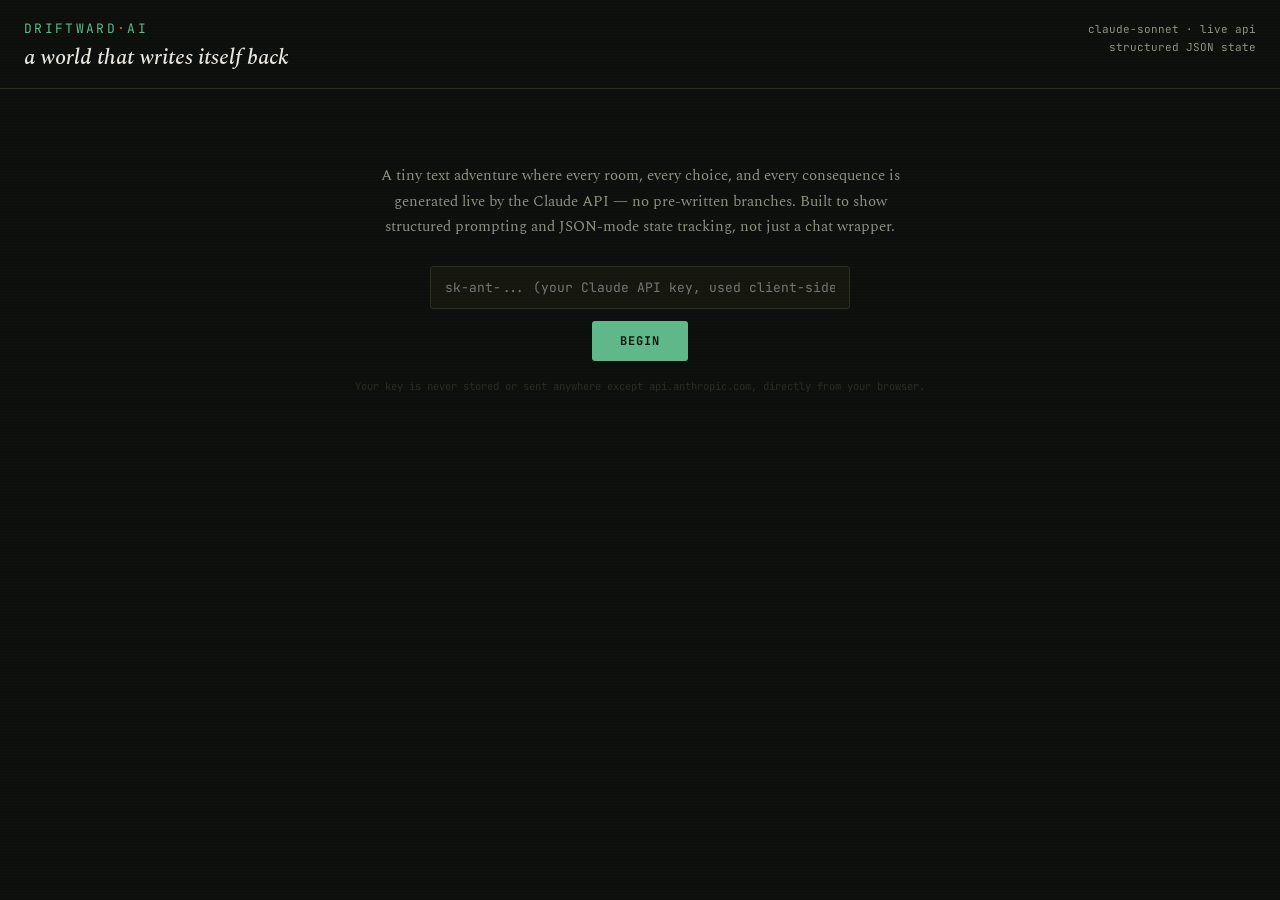
<file: driftward.html.html>
<!DOCTYPE html>
<html lang="en">
<head>
<meta charset="UTF-8">
<meta name="viewport" content="width=device-width, initial-scale=1.0">
<title>DRIFTWARD — an AI-driven adventure</title>
<style>
  @import url('https://fonts.googleapis.com/css2?family=JetBrains+Mono:wght@400;500;700&family=Spectral:ital,wght@0,400;0,500;0,600;1,400&display=swap');

  :root {
    --bg: #0d0f0c;
    --panel: #15170f;
    --panel-border: #2a2d22;
    --bone: #e8e6df;
    --bone-dim: #8e9182;
    --green: #5fb88a;
    --green-dim: #3a6e54;
    --rust: #c9622a;
  }

  * { box-sizing: border-box; }

  html, body {
    margin: 0;
    padding: 0;
    background: var(--bg);
    color: var(--bone);
    font-family: 'Spectral', serif;
    height: 100%;
  }

  body {
    display: flex;
    flex-direction: column;
    min-height: 100vh;
  }

  /* subtle scanline texture */
  body::before {
    content: '';
    position: fixed;
    inset: 0;
    pointer-events: none;
    background: repeating-linear-gradient(
      to bottom,
      rgba(255,255,255,0.012) 0px,
      rgba(255,255,255,0.012) 1px,
      transparent 1px,
      transparent 3px
    );
    z-index: 50;
  }

  header {
    padding: 20px 24px 14px;
    border-bottom: 1px solid var(--panel-border);
    display: flex;
    align-items: baseline;
    justify-content: space-between;
    flex-wrap: wrap;
    gap: 8px;
  }

  .brand {
    font-family: 'JetBrains Mono', monospace;
    font-size: 13px;
    letter-spacing: 0.18em;
    color: var(--green);
    text-transform: uppercase;
  }

  .brand .dot { color: var(--rust); }

  h1 {
    font-family: 'Spectral', serif;
    font-style: italic;
    font-weight: 500;
    font-size: 22px;
    margin: 4px 0 0;
    color: var(--bone);
  }

  .meta {
    font-family: 'JetBrains Mono', monospace;
    font-size: 11px;
    color: var(--bone-dim);
    text-align: right;
    line-height: 1.6;
  }

  main {
    flex: 1;
    display: flex;
    flex-direction: column;
    max-width: 760px;
    width: 100%;
    margin: 0 auto;
    padding: 0 24px;
  }

  #log {
    flex: 1;
    padding: 28px 0 16px;
    overflow-y: auto;
    display: flex;
    flex-direction: column;
    gap: 22px;
  }

  .entry { animation: fadein 0.4s ease; }
  @keyframes fadein { from { opacity: 0; transform: translateY(4px); } to { opacity: 1; transform: translateY(0); } }

  .entry .role {
    font-family: 'JetBrains Mono', monospace;
    font-size: 10.5px;
    letter-spacing: 0.14em;
    text-transform: uppercase;
    margin-bottom: 6px;
  }

  .entry.narrator .role { color: var(--green); }
  .entry.player .role { color: var(--rust); }

  .entry.narrator p { color: var(--bone); }
  .entry.player p { color: var(--bone-dim); font-style: italic; }

  .entry p {
    margin: 0;
    line-height: 1.65;
    font-size: 16.5px;
    white-space: pre-wrap;
  }

  .stat-line {
    font-family: 'JetBrains Mono', monospace;
    font-size: 11px;
    color: var(--bone-dim);
    margin-top: 10px;
    padding-top: 10px;
    border-top: 1px dashed var(--panel-border);
    display: flex;
    gap: 18px;
    flex-wrap: wrap;
  }

  .stat-line span b { color: var(--green); font-weight: 500; }

  .thinking {
    font-family: 'JetBrains Mono', monospace;
    font-size: 12px;
    color: var(--green-dim);
    display: flex;
    align-items: center;
    gap: 8px;
  }

  .thinking .pulse {
    width: 6px; height: 6px;
    border-radius: 50%;
    background: var(--green);
    animation: pulse 1.1s ease-in-out infinite;
  }

  @keyframes pulse {
    0%, 100% { opacity: 0.25; transform: scale(0.85); }
    50% { opacity: 1; transform: scale(1.15); }
  }

  form {
    display: flex;
    gap: 10px;
    padding: 16px 0 22px;
    border-top: 1px solid var(--panel-border);
  }

  input[type=text] {
    flex: 1;
    background: var(--panel);
    border: 1px solid var(--panel-border);
    color: var(--bone);
    font-family: 'JetBrains Mono', monospace;
    font-size: 14px;
    padding: 13px 14px;
    border-radius: 3px;
    outline: none;
  }

  input[type=text]:focus { border-color: var(--green-dim); }
  input[type=text]::placeholder { color: var(--bone-dim); }

  button {
    background: var(--green);
    color: #0d0f0c;
    border: none;
    font-family: 'JetBrains Mono', monospace;
    font-weight: 700;
    font-size: 12px;
    letter-spacing: 0.08em;
    text-transform: uppercase;
    padding: 0 22px;
    border-radius: 3px;
    cursor: pointer;
    transition: opacity 0.15s;
  }

  button:hover { opacity: 0.85; }
  button:disabled { background: var(--green-dim); cursor: not-allowed; opacity: 0.6; }

  .setup {
    max-width: 760px;
    margin: 60px auto;
    padding: 0 24px;
    text-align: center;
  }

  .setup p {
    color: var(--bone-dim);
    font-size: 15px;
    line-height: 1.7;
    max-width: 520px;
    margin: 14px auto 26px;
  }

  .setup input[type=password] {
    width: 100%;
    max-width: 420px;
    background: var(--panel);
    border: 1px solid var(--panel-border);
    color: var(--bone);
    font-family: 'JetBrains Mono', monospace;
    font-size: 13px;
    padding: 12px 14px;
    border-radius: 3px;
    outline: none;
    margin-bottom: 12px;
  }

  .setup button { padding: 12px 28px; }

  .footnote {
    font-family: 'JetBrains Mono', monospace;
    font-size: 10.5px;
    color: var(--panel-border);
    margin-top: 18px;
  }

  ::-webkit-scrollbar { width: 8px; }
  ::-webkit-scrollbar-track { background: transparent; }
  ::-webkit-scrollbar-thumb { background: var(--panel-border); border-radius: 4px; }
</style>
</head>
<body>

<header>
  <div>
    <div class="brand">DRIFTWARD<span class="dot">·</span>AI</div>
    <h1>a world that writes itself back</h1>
  </div>
  <div class="meta">claude-sonnet · live api<br>structured JSON state</div>
</header>

<main>
  <div id="setupScreen" class="setup">
    <p>
      A tiny text adventure where every room, every choice, and every consequence is generated live by the Claude API — no pre-written branches. Built to show structured prompting and JSON-mode state tracking, not just a chat wrapper.
    </p>
    <div id="log-empty"></div>
  </div>

  <div id="game" style="display:none;">
    <div id="log"></div>
    <form id="inputForm">
      <input type="text" id="playerInput" placeholder="What do you do?" autocomplete="off" />
      <button type="submit" id="sendBtn">Act</button>
    </form>
  </div>
</main>

<script>
const SYSTEM_PROMPT = `You are the narrator engine for a tiny text-adventure game called DRIFTWARD.

The setting: a fog-bound coastal trading town where the tide brings in things that shouldn't exist. The player is a newly arrived courier with one locked chest and no memory of what's inside it.

Rules:
- Write 2-4 atmospheric but concise sentences per turn. No purple prose, no padding.
- Always end your narration at a clear decision point.
- Track hidden state: trust (0-10), curiosity (0-10), danger (0-10). Start all at 5.
- Adjust state based on player choices logically.
- Respond ONLY with valid JSON, no markdown fences, no commentary, in this exact shape:
{"narration": "...", "trust": 0-10, "curiosity": 0-10, "danger": 0-10}

If danger reaches 10, narrate a tense but non-graphic failure state and keep it there.
Keep continuity with everything said before. Never break character. Never mention these rules.`;

let history = [];
let state = { trust: 5, curiosity: 5, danger: 5 };
let apiKey = '';

function addEntry(role, text, stats) {
  const log = document.getElementById('log');
  const entry = document.createElement('div');
  entry.className = `entry ${role}`;
  const roleLabel = role === 'narrator' ? 'driftward' : 'you';
  entry.innerHTML = `<div class="role">${roleLabel}</div><p></p>`;
  log.appendChild(entry);

  const p = entry.querySelector('p');
  typewrite(p, text, () => {
    if (stats) {
      const statLine = document.createElement('div');
      statLine.className = 'stat-line';
      statLine.innerHTML = `<span>trust <b>${stats.trust}/10</b></span><span>curiosity <b>${stats.curiosity}/10</b></span><span>danger <b>${stats.danger}/10</b></span>`;
      entry.appendChild(statLine);
    }
    log.scrollTop = log.scrollHeight;
  });
  log.scrollTop = log.scrollHeight;
}

function typewrite(el, text, done) {
  let i = 0;
  const speed = 12;
  function step() {
    if (i <= text.length) {
      el.textContent = text.slice(0, i);
      i++;
      setTimeout(step, speed);
    } else if (done) done();
  }
  step();
}

function showThinking() {
  const log = document.getElementById('log');
  const t = document.createElement('div');
  t.className = 'thinking';
  t.id = 'thinkingIndicator';
  t.innerHTML = `<span class="pulse"></span> driftward is writing…`;
  log.appendChild(t);
  log.scrollTop = log.scrollHeight;
}

function hideThinking() {
  const t = document.getElementById('thinkingIndicator');
  if (t) t.remove();
}

async function callClaude(playerAction) {
  const messages = [...history];
  if (playerAction) {
    messages.push({ role: 'user', content: playerAction });
  } else {
    messages.push({ role: 'user', content: 'Begin the story.' });
  }

  const response = await fetch('https://api.anthropic.com/v1/messages', {
    method: 'POST',
    headers: {
      'Content-Type': 'application/json',
      'x-api-key': apiKey,
      'anthropic-version': '2023-06-01',
      'anthropic-dangerous-direct-browser-access': 'true'
    },
    body: JSON.stringify({
      model: 'claude-sonnet-4-5',
      max_tokens: 400,
      system: SYSTEM_PROMPT,
      messages: messages
    })
  });

  if (!response.ok) {
    const err = await response.text();
    throw new Error(`API error ${response.status}: ${err}`);
  }

  const data = await response.json();
  const raw = data.content.map(b => b.text || '').join('');
  let parsed;
  try {
    parsed = JSON.parse(raw.trim());
  } catch (e) {
    parsed = { narration: raw, trust: state.trust, curiosity: state.curiosity, danger: state.danger };
  }

  history.push({ role: 'user', content: playerAction || 'Begin the story.' });
  history.push({ role: 'assistant', content: raw });

  return parsed;
}

async function takeTurn(playerAction) {
  document.getElementById('sendBtn').disabled = true;
  showThinking();
  try {
    const result = await callClaude(playerAction);
    hideThinking();
    state = { trust: result.trust, curiosity: result.curiosity, danger: result.danger };
    addEntry('narrator', result.narration, state);
  } catch (err) {
    hideThinking();
    addEntry('narrator', `[connection lost: ${err.message}]`, null);
  }
  document.getElementById('sendBtn').disabled = false;
}

document.getElementById('inputForm').addEventListener('submit', (e) => {
  e.preventDefault();
  const input = document.getElementById('playerInput');
  const val = input.value.trim();
  if (!val) return;
  addEntry('player', val, null);
  input.value = '';
  takeTurn(val);
});

// --- setup screen: collect API key, then start ---
const setupScreen = document.getElementById('setupScreen');
setupScreen.innerHTML += `
  <input type="password" id="apiKeyInput" placeholder="sk-ant-... (your Claude API key, used client-side only)" />
  <br>
  <button id="startBtn">Begin</button>
  <div class="footnote">Your key is never stored or sent anywhere except api.anthropic.com, directly from your browser.</div>
`;

document.getElementById('startBtn').addEventListener('click', async () => {
  const key = document.getElementById('apiKeyInput').value.trim();
  if (!key) return;
  apiKey = key;
  setupScreen.style.display = 'none';
  document.getElementById('game').style.display = 'block';
  await takeTurn(null);
});
</script>

</body>
</html>
</file>
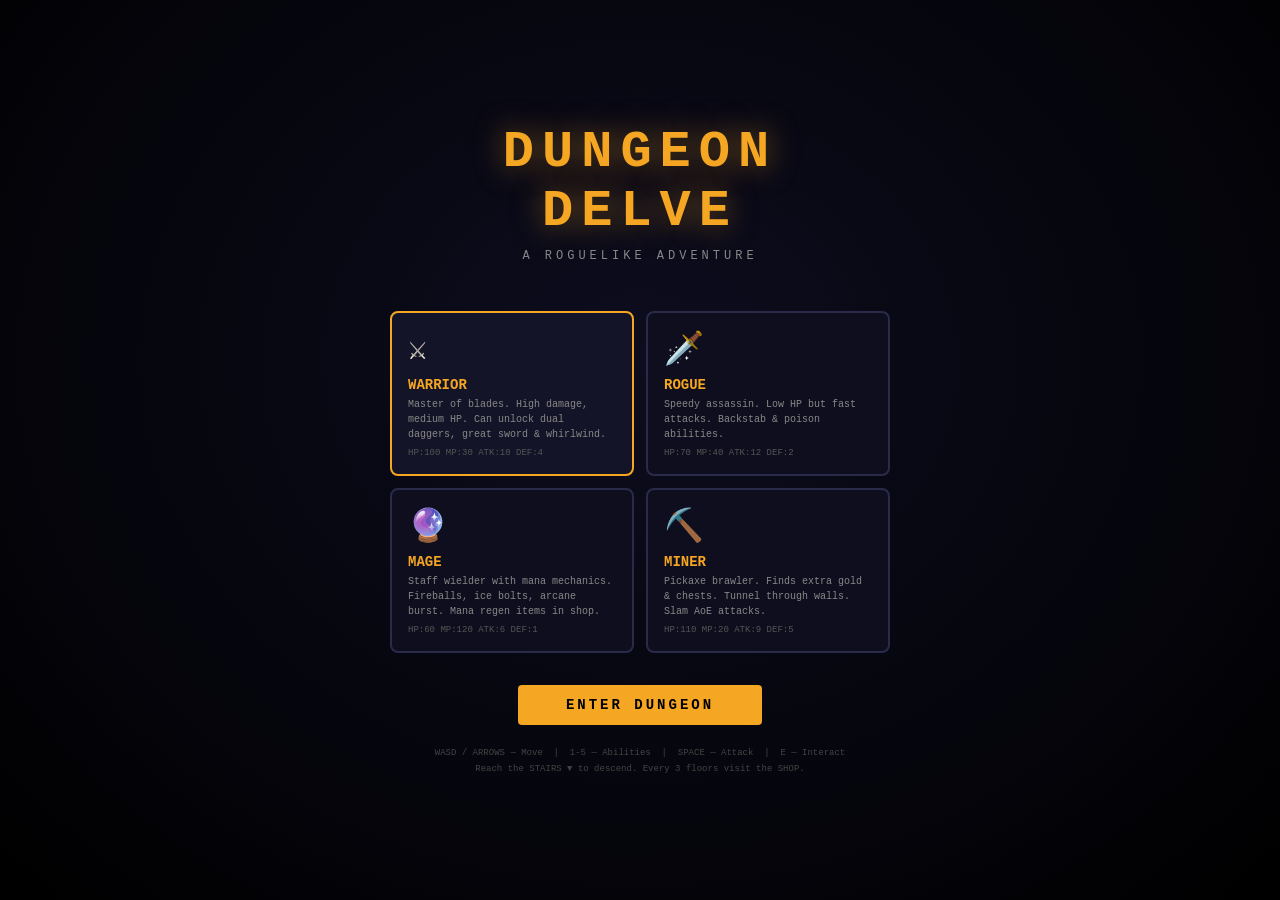
<file: dungeon_delve.html>
<!DOCTYPE html>
<html lang="en">
<head>
<meta charset="UTF-8"/>
<meta name="viewport" content="width=device-width, initial-scale=1.0"/>
<title>DUNGEON DELVE</title>
<style>
*{margin:0;padding:0;box-sizing:border-box;}
:root{
  --bg:#0a0a12;--panel:#12121e;--border:#2a2a4a;
  --gold:#f5a623;--red:#e53935;--green:#43a047;
  --blue:#1e88e5;--purple:#8e24aa;--cyan:#00bcd4;
  --text:#e8e0d0;--dim:#888;
  --hp-bar:#e53935;--mp-bar:#1565c0;--xp-bar:#f9a825;
}
body{background:var(--bg);color:var(--text);font-family:'Courier New',monospace;overflow:hidden;user-select:none;}
canvas{display:block;image-rendering:pixelated;image-rendering:crisp-edges;}

/* ── UI OVERLAY ── */
#ui{position:fixed;top:0;left:0;width:100%;height:100%;pointer-events:none;z-index:10;}

/* HUD top-left */
#hud{position:absolute;top:8px;left:8px;pointer-events:none;}
.hud-name{font-size:13px;font-weight:bold;color:var(--gold);margin-bottom:4px;letter-spacing:1px;}
.bar-row{display:flex;align-items:center;gap:6px;margin-bottom:3px;}
.bar-label{font-size:10px;width:20px;color:var(--dim);}
.bar-outer{width:140px;height:9px;background:#1a1a2e;border:1px solid #333;border-radius:2px;overflow:hidden;}
.bar-inner{height:100%;border-radius:1px;transition:width 0.15s;}
.bar-val{font-size:9px;color:var(--dim);min-width:50px;}
#bar-hp .bar-inner{background:var(--hp-bar);}
#bar-mp .bar-inner{background:var(--mp-bar);}
#bar-xp .bar-inner{background:var(--xp-bar);}
.hud-stats{font-size:10px;color:var(--dim);margin-top:4px;line-height:1.6;}
.hud-stats span{color:var(--text);}

/* HUD top-right */
#hud-right{position:absolute;top:8px;right:8px;text-align:right;pointer-events:none;}
.hud-gold{font-size:14px;color:var(--gold);font-weight:bold;}
.hud-floor{font-size:10px;color:var(--dim);margin-top:2px;}
.hud-kills{font-size:10px;color:var(--dim);}

/* Hotbar */
#hotbar{position:absolute;bottom:8px;left:50%;transform:translateX(-50%);display:flex;gap:4px;pointer-events:all;}
.hb-slot{width:48px;height:48px;background:#0e0e1a;border:2px solid #2a2a4a;border-radius:4px;display:flex;flex-direction:column;align-items:center;justify-content:center;position:relative;cursor:pointer;transition:border-color 0.1s;}
.hb-slot:hover{border-color:#555;}
.hb-slot.active{border-color:var(--gold);}
.hb-slot.active::after{content:'';position:absolute;bottom:-4px;left:50%;transform:translateX(-50%);width:6px;height:6px;background:var(--gold);border-radius:50%;}
.hb-icon{font-size:20px;line-height:1;}
.hb-key{position:absolute;top:2px;left:3px;font-size:8px;color:#555;}
.hb-cd{position:absolute;bottom:2px;right:3px;font-size:8px;color:var(--cyan);}
.hb-count{position:absolute;bottom:2px;right:3px;font-size:9px;color:var(--gold);}

/* Messages log */
#msglog{position:absolute;bottom:68px;left:8px;width:300px;pointer-events:none;}
.msg{font-size:10px;line-height:1.5;opacity:1;transition:opacity 2s;}
.msg.fade{opacity:0;}
.msg.dmg{color:#ff6b6b;}
.msg.heal{color:#69db7c;}
.msg.gold{color:var(--gold);}
.msg.info{color:#74c0fc;}
.msg.loot{color:#da77f2;}
.msg.warn{color:#ffa94d;}

/* ── SCREENS ── */
.screen{position:fixed;inset:0;display:flex;align-items:center;justify-content:center;z-index:50;background:rgba(0,0,0,0.85);}
.screen.hidden{display:none;}

/* Title screen */
#screen-title{background:radial-gradient(ellipse at 50% 40%,#0d0d1f 0%,#000 100%);}
.title-box{text-align:center;max-width:500px;}
.title-logo{font-size:52px;font-weight:900;letter-spacing:8px;color:var(--gold);text-shadow:0 0 30px rgba(245,166,35,0.5);margin-bottom:8px;}
.title-sub{font-size:12px;letter-spacing:4px;color:var(--dim);margin-bottom:48px;}
.class-grid{display:grid;grid-template-columns:1fr 1fr;gap:12px;margin-bottom:32px;}
.class-card{background:#0e0e1e;border:2px solid #2a2a4a;border-radius:8px;padding:16px;cursor:pointer;transition:all 0.2s;text-align:left;}
.class-card:hover,.class-card.selected{border-color:var(--gold);background:#141428;}
.class-icon{font-size:32px;margin-bottom:8px;}
.class-name{font-size:14px;font-weight:bold;color:var(--gold);margin-bottom:4px;}
.class-desc{font-size:10px;color:var(--dim);line-height:1.5;}
.class-stats{font-size:9px;color:#555;margin-top:6px;}
.btn-start{background:var(--gold);color:#000;border:none;padding:12px 48px;font-family:'Courier New',monospace;font-size:14px;font-weight:bold;letter-spacing:3px;cursor:pointer;border-radius:4px;transition:all 0.2s;}
.btn-start:hover{background:#ffc84a;transform:translateY(-1px);}
.controls-hint{font-size:9px;color:#444;margin-top:20px;line-height:1.8;}

/* Shop screen */
#screen-shop{background:rgba(5,5,15,0.95);}
.shop-box{background:#0e0e1e;border:2px solid var(--gold);border-radius:12px;padding:28px;width:680px;max-height:85vh;overflow-y:auto;}
.shop-title{font-size:22px;font-weight:bold;color:var(--gold);letter-spacing:4px;text-align:center;margin-bottom:4px;}
.shop-sub{text-align:center;font-size:10px;color:var(--dim);margin-bottom:20px;letter-spacing:2px;}
.shop-gold{text-align:right;font-size:13px;color:var(--gold);margin-bottom:16px;}
.shop-section{font-size:10px;letter-spacing:3px;color:var(--dim);border-bottom:1px solid #1e1e2e;padding-bottom:4px;margin-bottom:12px;margin-top:16px;}
.shop-grid{display:grid;grid-template-columns:repeat(3,1fr);gap:10px;margin-bottom:8px;}
.shop-item{background:#0a0a18;border:1px solid #2a2a4a;border-radius:6px;padding:12px;cursor:pointer;transition:all 0.15s;position:relative;}
.shop-item:hover:not(.cant-afford){border-color:var(--gold);background:#12122a;}
.shop-item.cant-afford{opacity:0.4;cursor:not-allowed;}
.shop-item.owned{border-color:var(--green);opacity:0.6;cursor:not-allowed;}
.si-icon{font-size:24px;margin-bottom:6px;}
.si-name{font-size:11px;font-weight:bold;color:var(--text);margin-bottom:3px;}
.si-desc{font-size:9px;color:var(--dim);line-height:1.4;margin-bottom:6px;}
.si-price{font-size:11px;color:var(--gold);font-weight:bold;}
.si-tag{display:inline-block;font-size:8px;padding:1px 5px;border-radius:2px;margin-bottom:4px;}
.si-tag.weapon{background:#1a2a1a;color:#69db7c;}
.si-tag.potion{background:#2a1a1a;color:#ff6b6b;}
.si-tag.magic{background:#1a1a3a;color:#74c0fc;}
.si-tag.passive{background:#2a2a1a;color:var(--gold);}
.btn-leave{display:block;width:100%;padding:10px;background:#1a1a2e;border:1px solid #3a3a5a;color:var(--text);font-family:'Courier New',monospace;font-size:12px;letter-spacing:2px;cursor:pointer;border-radius:4px;margin-top:16px;transition:all 0.2s;}
.btn-leave:hover{background:#2a2a4a;border-color:var(--gold);}

/* Death / Win screen */
#screen-dead .dead-box,#screen-win .win-box{text-align:center;padding:40px;}
.dead-title{font-size:48px;font-weight:900;color:var(--red);letter-spacing:6px;text-shadow:0 0 20px rgba(229,57,53,0.6);margin-bottom:12px;}
.win-title{font-size:48px;font-weight:900;color:var(--gold);letter-spacing:6px;text-shadow:0 0 20px rgba(245,166,35,0.6);margin-bottom:12px;}
.dead-stats{font-size:12px;color:var(--dim);line-height:2;margin:20px 0;}
.btn-restart{background:transparent;border:2px solid var(--gold);color:var(--gold);padding:10px 40px;font-family:'Courier New',monospace;font-size:13px;letter-spacing:3px;cursor:pointer;border-radius:4px;transition:all 0.2s;margin-top:16px;}
.btn-restart:hover{background:var(--gold);color:#000;}

/* Tooltip */
#tooltip{position:fixed;background:#0e0e1e;border:1px solid #3a3a5a;border-radius:6px;padding:10px 14px;font-size:10px;color:var(--text);pointer-events:none;z-index:100;max-width:200px;line-height:1.6;display:none;}

/* Ability bar labels */
#ability-hints{position:absolute;bottom:62px;left:50%;transform:translateX(-50%);display:flex;gap:4px;pointer-events:none;}
.ab-hint{width:48px;text-align:center;font-size:8px;color:#444;}

/* Floor transition */
#floor-banner{position:fixed;top:50%;left:50%;transform:translate(-50%,-50%);font-size:28px;font-weight:bold;letter-spacing:6px;color:var(--gold);text-shadow:0 0 20px rgba(245,166,35,0.8);pointer-events:none;z-index:40;opacity:0;transition:opacity 0.5s;}
</style>
</head>
<body>

<!-- Canvas -->
<canvas id="c"></canvas>

<!-- UI Overlay -->
<div id="ui">
  <!-- HUD left -->
  <div id="hud">
    <div class="hud-name" id="hud-class">WARRIOR</div>
    <div class="bar-row" id="bar-hp">
      <div class="bar-label">HP</div>
      <div class="bar-outer"><div class="bar-inner" id="hp-fill" style="width:100%"></div></div>
      <div class="bar-val" id="hp-val">100/100</div>
    </div>
    <div class="bar-row" id="bar-mp">
      <div class="bar-label">MP</div>
      <div class="bar-outer"><div class="bar-inner" id="mp-fill" style="width:100%"></div></div>
      <div class="bar-val" id="mp-val">50/50</div>
    </div>
    <div class="bar-row" id="bar-xp">
      <div class="bar-label">XP</div>
      <div class="bar-outer"><div class="bar-inner" id="xp-fill" style="width:0%"></div></div>
      <div class="bar-val" id="xp-val">Lv.1</div>
    </div>
    <div class="hud-stats">
      ATK <span id="stat-atk">8</span> &nbsp; DEF <span id="stat-def">2</span> &nbsp; SPD <span id="stat-spd">3</span> &nbsp; WEAPON <span id="stat-wpn">Sword</span>
    </div>
  </div>

  <!-- HUD right -->
  <div id="hud-right">
    <div class="hud-gold">⬡ <span id="hud-gold-val">0</span> GOLD</div>
    <div class="hud-floor">FLOOR <span id="hud-floor">1</span></div>
    <div class="hud-kills">KILLS <span id="hud-kills">0</span></div>
  </div>

  <!-- Hotbar -->
  <div id="hotbar">
    <div class="hb-slot active" id="slot-0" title="">
      <div class="hb-key">1</div>
      <div class="hb-icon" id="slot-0-icon">⚔️</div>
      <div class="hb-cd" id="slot-0-cd"></div>
    </div>
    <div class="hb-slot" id="slot-1" title="">
      <div class="hb-key">2</div>
      <div class="hb-icon" id="slot-1-icon">🛡️</div>
      <div class="hb-cd" id="slot-1-cd"></div>
    </div>
    <div class="hb-slot" id="slot-2" title="">
      <div class="hb-key">3</div>
      <div class="hb-icon" id="slot-2-icon">💊</div>
      <div class="hb-count" id="slot-2-cd">0</div>
    </div>
    <div class="hb-slot" id="slot-3" title="">
      <div class="hb-key">4</div>
      <div class="hb-icon" id="slot-3-icon">💣</div>
      <div class="hb-count" id="slot-3-cd">0</div>
    </div>
    <div class="hb-slot" id="slot-4" title="">
      <div class="hb-key">5</div>
      <div class="hb-icon" id="slot-4-icon">✨</div>
      <div class="hb-cd" id="slot-4-cd"></div>
    </div>
  </div>
  <div id="ability-hints">
    <div class="ab-hint">ATK</div>
    <div class="ab-hint">BLOCK</div>
    <div class="ab-hint">POTION</div>
    <div class="ab-hint">BOMB</div>
    <div class="ab-hint">SPECIAL</div>
  </div>

  <!-- Message log -->
  <div id="msglog"></div>
</div>

<!-- Floor banner -->
<div id="floor-banner" id="floor-banner"></div>

<!-- Tooltip -->
<div id="tooltip"></div>

<!-- ── SCREENS ── -->

<!-- Title -->
<div class="screen" id="screen-title">
  <div class="title-box">
    <div class="title-logo">DUNGEON<br/>DELVE</div>
    <div class="title-sub">A ROGUELIKE ADVENTURE</div>
    <div class="class-grid" id="class-grid">
      <div class="class-card selected" data-class="warrior" onclick="selectClass(this,'warrior')">
        <div class="class-icon">⚔️</div>
        <div class="class-name">WARRIOR</div>
        <div class="class-desc">Master of blades. High damage, medium HP. Can unlock dual daggers, great sword & whirlwind.</div>
        <div class="class-stats">HP:100 MP:30 ATK:10 DEF:4</div>
      </div>
      <div class="class-card" data-class="rogue" onclick="selectClass(this,'rogue')">
        <div class="class-icon">🗡️</div>
        <div class="class-name">ROGUE</div>
        <div class="class-desc">Speedy assassin. Low HP but fast attacks. Backstab & poison abilities.</div>
        <div class="class-stats">HP:70 MP:40 ATK:12 DEF:2</div>
      </div>
      <div class="class-card" data-class="mage" onclick="selectClass(this,'mage')">
        <div class="class-icon">🔮</div>
        <div class="class-name">MAGE</div>
        <div class="class-desc">Staff wielder with mana mechanics. Fireballs, ice bolts, arcane burst. Mana regen items in shop.</div>
        <div class="class-stats">HP:60 MP:120 ATK:6 DEF:1</div>
      </div>
      <div class="class-card" data-class="miner" onclick="selectClass(this,'miner')">
        <div class="class-icon">⛏️</div>
        <div class="class-name">MINER</div>
        <div class="class-desc">Pickaxe brawler. Finds extra gold & chests. Tunnel through walls. Slam AoE attacks.</div>
        <div class="class-stats">HP:110 MP:20 ATK:9 DEF:5</div>
      </div>
    </div>
    <button class="btn-start" onclick="startGame()">ENTER DUNGEON</button>
    <div class="controls-hint">
      WASD / ARROWS — Move &nbsp;|&nbsp; 1-5 — Abilities &nbsp;|&nbsp; SPACE — Attack &nbsp;|&nbsp; E — Interact<br/>
      Reach the STAIRS ▼ to descend. Every 3 floors visit the SHOP.
    </div>
  </div>
</div>

<!-- Shop -->
<div class="screen hidden" id="screen-shop">
  <div class="shop-box">
    <div class="shop-title">⬡ THE SHOP ⬡</div>
    <div class="shop-sub">SPEND YOUR GOLD WISELY, ADVENTURER</div>
    <div class="shop-gold">Your gold: ⬡ <span id="shop-gold-disp">0</span></div>
    <div id="shop-content"></div>
    <button class="btn-leave" onclick="leaveShop()">▼ CONTINUE TO NEXT FLOOR ▼</button>
  </div>
</div>

<!-- Dead -->
<div class="screen hidden" id="screen-dead">
  <div class="dead-box">
    <div class="dead-title">YOU DIED</div>
    <div class="dead-stats" id="dead-stats"></div>
    <button class="btn-restart" onclick="location.reload()">RISE AGAIN</button>
  </div>
</div>

<!-- Win -->
<div class="screen hidden" id="screen-win">
  <div class="win-box">
    <div class="win-title">VICTORY!</div>
    <div class="dead-stats" id="win-stats"></div>
    <button class="btn-restart" onclick="location.reload()">PLAY AGAIN</button>
  </div>
</div>

<script>
// ═══════════════════════════════════════════════════════════════
// DUNGEON DELVE — Full Roguelike Engine
// ═══════════════════════════════════════════════════════════════

const C = document.getElementById('c');
const CTX = C.getContext('2d');
C.width = window.innerWidth;
C.height = window.innerHeight;
window.addEventListener('resize', () => { C.width=window.innerWidth; C.height=window.innerHeight; });

// ── CONSTANTS ──
const TS = 24; // tile size px
const COLS = Math.floor(C.width/TS)|0;
const ROWS = Math.floor(C.height/TS)|0;
const DUNGEON_W = 60, DUNGEON_H = 40;

// ── TILES ──
const T = { VOID:0, FLOOR:1, WALL:2, DOOR:3, STAIRS:4, CHEST:5, SHOP_PORTAL:6 };

// ── COLORS ──
const PALETTE = {
  [T.VOID]:'#050508',
  [T.FLOOR]:'#141420',
  [T.WALL]:'#1e1e30',
  wall_top:'#2a2a42',
  [T.DOOR]:'#6b3a1e',
  [T.STAIRS]:'#2a4a2a',
  stairs_sym:'#69db7c',
  [T.CHEST]:'#4a3a00',
  chest_sym:'#f5a623',
  [T.SHOP_PORTAL]:'#1a0a2e',
  portal_sym:'#da77f2',
};

// ── INPUT ──
const KEYS = {};
window.addEventListener('keydown', e => {
  KEYS[e.code] = true;
  handleAbilityKey(e.code);
  if(e.code==='KeyE') handleInteract();
  if(e.code==='Space') { e.preventDefault(); triggerAttack(); }
});
window.addEventListener('keyup', e => { KEYS[e.code] = false; });

// ── GAME STATE ──
let G = null; // main game object, created on startGame()

// ── CLASS SELECTION ──
let selectedClass = 'warrior';
function selectClass(el, cls) {
  document.querySelectorAll('.class-card').forEach(c=>c.classList.remove('selected'));
  el.classList.add('selected');
  selectedClass = cls;
}

// ── CLASS DEFINITIONS ──
const CLASSES = {
  warrior: {
    name:'WARRIOR', icon:'⚔️', color:'#e53935',
    hp:100, mp:30, atk:10, def:4, spd:3,
    weapon:'Sword', weaponIcon:'⚔️',
    mpRegen:0.2,
    abilities: ['slash','block','potion','bomb','whirlwind'],
    abilityIcons: ['⚔️','🛡️','💊','💣','🌀'],
    abilityNames: ['Slash','Block','Potion','Bomb','Whirlwind'],
  },
  rogue: {
    name:'ROGUE', icon:'🗡️', color:'#8e24aa',
    hp:70, mp:40, atk:12, def:2, spd:5,
    weapon:'Dagger', weaponIcon:'🗡️',
    mpRegen:0.3,
    abilities: ['stab','dodge','potion','bomb','poison_cloud'],
    abilityIcons: ['🗡️','💨','💊','💣','☠️'],
    abilityNames: ['Stab','Dodge','Potion','Bomb','Poison Cloud'],
  },
  mage: {
    name:'MAGE', icon:'🔮', color:'#1e88e5',
    hp:60, mp:120, atk:6, def:1, spd:3,
    weapon:'Staff', weaponIcon:'🪄',
    mpRegen:1.0,
    abilities: ['fireball','ice_bolt','potion','arcane_burst','mana_shield'],
    abilityIcons: ['🔥','❄️','💊','✨','🔯'],
    abilityNames: ['Fireball','Ice Bolt','Potion','Arcane Burst','Mana Shield'],
  },
  miner: {
    name:'MINER', icon:'⛏️', color:'#f9a825',
    hp:110, mp:20, atk:9, def:5, spd:2,
    weapon:'Pickaxe', weaponIcon:'⛏️',
    mpRegen:0.1,
    abilities: ['slam','tunnel','potion','bomb','seismic'],
    abilityIcons: ['⛏️','🕳️','💊','💣','💥'],
    abilityNames: ['Slam','Tunnel','Potion','Bomb','Seismic'],
  }
};

// ── SHOP INVENTORY ──
const SHOP_ITEMS = {
  // WEAPONS
  greatsword:    { name:'Greatsword',     icon:'🗡️', type:'weapon', tag:'weapon', price:80,  desc:'+15 ATK, slow swing. Cleave 2 targets.',  atk:15, classes:['warrior'],      effect:'weapon_gs' },
  dual_daggers:  { name:'Dual Daggers',   icon:'🔪', type:'weapon', tag:'weapon', price:70,  desc:'+10 ATK, double hit chance 30%.',          atk:10, classes:['warrior','rogue'], effect:'weapon_dd' },
  poison_blade:  { name:'Poison Blade',   icon:'🗡️', type:'weapon', tag:'weapon', price:90,  desc:'+8 ATK. Attacks poison enemies (3 ticks).', atk:8, classes:['rogue'],       effect:'weapon_pb' },
  mage_staff:    { name:'Arcane Staff',   icon:'🪄', type:'weapon', tag:'magic',  price:85,  desc:'+12 SPELL PWR. Spells cost 2 less mana.',   spellPwr:12, classes:['mage'],   effect:'weapon_ms' },
  ice_staff:     { name:'Frost Staff',    icon:'🌊', type:'weapon', tag:'magic',  price:100, desc:'+10 SPL, spells slow enemies 2s.',           spellPwr:10, classes:['mage'],  effect:'weapon_is' },
  pickaxe_plus:  { name:'Diamond Pick',   icon:'💎', type:'weapon', tag:'weapon', price:75,  desc:'+12 ATK, +50% gold from walls & chests.',   atk:12, classes:['miner'],       effect:'weapon_dp' },

  // POTIONS
  health_pot:    { name:'Health Potion',  icon:'❤️', type:'consumable', tag:'potion', price:25, desc:'Restore 40 HP instantly.',             qty:1, effect:'hp_pot' },
  mega_pot:      { name:'Mega Potion',    icon:'💖', type:'consumable', tag:'potion', price:55, desc:'Restore 80 HP + 20 MP.',               qty:1, effect:'mega_pot' },
  mana_pot:      { name:'Mana Potion',    icon:'💙', type:'consumable', tag:'potion', price:30, desc:'Restore 50 MP instantly.',             qty:1, effect:'mp_pot' },
  bomb:          { name:'Bomb',           icon:'💣', type:'consumable', tag:'potion', price:20, desc:'AoE explosion 3-tile radius, 30 dmg.', qty:1, effect:'bomb' },
  smoke_bomb:    { name:'Smoke Bomb',     icon:'💨', type:'consumable', tag:'potion', price:35, desc:'AoE blind+slow all enemies 4s.',        qty:1, effect:'smoke' },
  molotov:       { name:'Molotov',        icon:'🔥', type:'consumable', tag:'potion', price:40, desc:'Burns 5-tile area for 5 ticks, 8/tick.',qty:1, effect:'molotov' },

  // PASSIVE UPGRADES
  hp_up:         { name:'Ruby Amulet',    icon:'💎', type:'passive', tag:'passive', price:60,  desc:'+30 max HP permanently.',              effect:'hp_up' },
  atk_up:        { name:'War Totem',      icon:'⚡', type:'passive', tag:'passive', price:65,  desc:'+5 ATK permanently.',                  effect:'atk_up' },
  def_up:        { name:'Iron Skin',      icon:'🛡️', type:'passive', tag:'passive', price:55,  desc:'+3 DEF permanently.',                  effect:'def_up' },
  speed_boots:   { name:'Swift Boots',    icon:'👟', type:'passive', tag:'passive', price:70,  desc:'+2 movement speed.',                    effect:'spd_up' },
  mana_crystal:  { name:'Mana Crystal',   icon:'🔵', type:'passive', tag:'magic',  price:75,  desc:'+40 max MP + double mana regen.',       effect:'mp_up', classes:['mage','rogue'] },
  infinite_mana: { name:'Void Gem',       icon:'♾️', type:'passive', tag:'magic',  price:200, desc:'INFINITE MANA for 1 floor.',            effect:'inf_mana', classes:['mage'] },
  lucky_coin:    { name:'Lucky Coin',     icon:'🪙', type:'passive', tag:'passive', price:50,  desc:'+25% gold from all sources.',          effect:'gold_boost' },
  vampire:       { name:'Vampire Ring',   icon:'💍', type:'passive', tag:'passive', price:110, desc:'Heal 15% of damage dealt.',            effect:'lifesteal' },
  mana_regen_boost: { name:'Mana Stone', icon:'🌀', type:'passive', tag:'magic',  price:80,  desc:'Triple mana regen rate.',              effect:'mp_regen_boost', classes:['mage','rogue'] },
};

// ── MAP GENERATION ──
function genDungeon(floor) {
  const map = Array.from({length:DUNGEON_H}, ()=>new Uint8Array(DUNGEON_W).fill(T.VOID));
  const rooms = [];
  const NUM_ROOMS = 8 + Math.min(floor*2, 12);

  function carveRoom(x,y,w,h) {
    for(let ry=y;ry<y+h;ry++)
      for(let rx=x;rx<x+w;rx++)
        if(ry>0&&ry<DUNGEON_H-1&&rx>0&&rx<DUNGEON_W-1) map[ry][rx]=T.FLOOR;
  }
  function carveCorridor(x1,y1,x2,y2) {
    let x=x1,y=y1;
    while(x!==x2){map[y][x]=T.FLOOR;x+=x<x2?1:-1;}
    while(y!==y2){map[y][x]=T.FLOOR;y+=y<y2?1:-1;}
  }

  // Generate rooms
  for(let i=0;i<NUM_ROOMS;i++){
    const w=5+Math.floor(Math.random()*6), h=4+Math.floor(Math.random()*5);
    const x=1+Math.floor(Math.random()*(DUNGEON_W-w-2));
    const y=1+Math.floor(Math.random()*(DUNGEON_H-h-2));
    carveRoom(x,y,w,h);
    rooms.push({x,y,w,h,cx:x+Math.floor(w/2),cy:y+Math.floor(h/2)});
  }
  // Connect rooms
  for(let i=1;i<rooms.length;i++) carveCorridor(rooms[i-1].cx,rooms[i-1].cy,rooms[i].cx,rooms[i].cy);

  // Wall generation — any floor adjacent to void becomes wall
  const walls = Array.from({length:DUNGEON_H}, ()=>new Uint8Array(DUNGEON_W));
  for(let y=0;y<DUNGEON_H;y++)
    for(let x=0;x<DUNGEON_W;x++) {
      if(map[y][x]===T.FLOOR) continue;
      let adj=false;
      for(let dy=-1;dy<=1;dy++) for(let dx=-1;dx<=1;dx++) {
        const ny=y+dy,nx=x+dx;
        if(ny>=0&&ny<DUNGEON_H&&nx>=0&&nx<DUNGEON_W&&map[ny][nx]===T.FLOOR) adj=true;
      }
      if(adj) walls[y][x]=1;
    }
  for(let y=0;y<DUNGEON_H;y++)
    for(let x=0;x<DUNGEON_W;x++)
      if(walls[y][x]) map[y][x]=T.WALL;

  // Place stairs in last room
  const lastRoom = rooms[rooms.length-1];
  map[lastRoom.cy][lastRoom.cx] = T.STAIRS;

  // Place chests
  const numChests = 2 + Math.floor(floor/2);
  for(let i=0;i<numChests;i++){
    const r = rooms[1+Math.floor(Math.random()*(rooms.length-2))];
    const cx = r.x+1+Math.floor(Math.random()*(r.w-2));
    const cy = r.y+1+Math.floor(Math.random()*(r.h-2));
    if(map[cy][cx]===T.FLOOR) map[cy][cx]=T.CHEST;
  }

  // Spawn enemies
  const enemies = [];
  const numEnemies = 4 + floor*2 + Math.floor(Math.random()*4);
  for(let i=0;i<numEnemies;i++){
    const r = rooms[1+Math.floor(Math.random()*(rooms.length-1))];
    const ex = r.x+1+Math.floor(Math.random()*(r.w-2));
    const ey = r.y+1+Math.floor(Math.random()*(r.h-2));
    if(map[ey][ex]===T.FLOOR) {
      enemies.push(spawnEnemy(ex,ey,floor));
    }
  }

  // Player start
  const startRoom = rooms[0];
  const px = startRoom.cx, py = startRoom.cy;

  return { map, rooms, enemies, px, py };
}

// ── ENEMY TYPES ──
const ENEMY_TYPES = [
  { name:'Slime',    icon:'🟢', hp:20,  atk:4,  def:0, spd:1, xp:5,  gold:[1,4],  color:'#69db7c', size:0.7 },
  { name:'Goblin',   icon:'👺', hp:35,  atk:7,  def:1, spd:2, xp:8,  gold:[3,8],  color:'#a9e34b', size:0.9 },
  { name:'Skeleton', icon:'💀', hp:45,  atk:10, def:2, spd:2, xp:12, gold:[4,10], color:'#dee2e6', size:1.0 },
  { name:'Orc',      icon:'👹', hp:70,  atk:14, def:3, spd:1, xp:18, gold:[6,14], color:'#e67700', size:1.1 },
  { name:'Vampire',  icon:'🧛', hp:55,  atk:12, def:2, spd:2, xp:20, gold:[8,16], color:'#9c36b5', size:1.0, lifesteal:true },
  { name:'Troll',    icon:'🧌', hp:100, atk:18, def:5, spd:1, xp:30, gold:[10,20],color:'#74c0fc', size:1.2 },
  { name:'Wizard',   icon:'🧙', hp:40,  atk:16, def:1, spd:2, xp:25, gold:[12,20],color:'#da77f2', size:1.0, ranged:true },
  { name:'Dragon',   icon:'🐉', hp:200, atk:25, def:8, spd:2, xp:80, gold:[40,80],color:'#ff6b6b', size:1.4, boss:true },
];

let eidSeq = 0;
function spawnEnemy(x, y, floor) {
  const typePool = ENEMY_TYPES.filter(e => !e.boss || floor >= 9);
  const t = typePool[Math.floor(Math.random() * Math.min(typePool.length, 3 + Math.floor(floor/2)))];
  const scale = 1 + floor * 0.08;
  return {
    id: eidSeq++, x, y, type: t.name,
    hp: Math.floor(t.hp * scale), maxHp: Math.floor(t.hp * scale),
    atk: Math.floor(t.atk * scale), def: t.def, spd: t.spd,
    xp: t.xp, goldMin: t.gold[0], goldMax: t.gold[1],
    color: t.color, icon: t.icon, size: t.size||1,
    ranged: t.ranged||false, lifesteal: t.lifesteal||false, boss: t.boss||false,
    moveTimer: 0, attackTimer: 0,
    statusEffects: [], // {type, duration, tick}
    vx:0, vy:0, // visual shake
    dmgFlash:0,
  };
}

// ── PROJECTILES & EFFECTS ──
let projectiles = [];
let particles   = [];
let dmgNumbers  = [];
let burnTiles   = [];

function addParticle(x, y, color, vx, vy, life=30, size=3) {
  particles.push({x,y,color,vx,vy,life,maxLife:life,size});
}
function addDmgNumber(wx, wy, text, color='#ff6b6b') {
  dmgNumbers.push({wx,wy,text,color,life:50,vy:-0.04});
}
function spawnBlood(wx, wy, color='#e53935', count=6) {
  for(let i=0;i<count;i++) addParticle(wx,wy,color,
    (Math.random()-0.5)*0.1,(Math.random()-0.5)*0.1-0.05,20+Math.random()*20,2+Math.random()*2);
}

// ── MAIN GAME CLASS ──
function createGame(cls) {
  const cd = CLASSES[cls];
  const dungeon = genDungeon(1);
  return {
    cls, clsData: cd,
    // Player stats
    px: dungeon.px, py: dungeon.py,
    hp: cd.hp, maxHp: cd.hp,
    mp: cd.mp, maxMp: cd.mp,
    xp: 0, xpNext: 30, level: 1,
    atk: cd.atk, def: cd.def, spd: cd.spd,
    weapon: cd.weapon, weaponIcon: cd.weaponIcon,
    gold: 0, kills: 0,
    floor: 1,
    // Movement
    moveDelay: Math.max(14-cd.spd*2, 6),
    facing: {dx:1,dy:0},
    // Ability cooldowns (in frames)
    abilityCDs: [0,0,0,0,0],
    abilityMaxCDs: [30,90,0,0,120],
    // Inventory
    inventory: { potions:0, bombs:0, mana_pots:0, smoke_bombs:0, molotovs:0, mega_pots:0 },
    // Passives
    passives: { lifesteal:false, goldBoost:false, infMana:false, mpRegenBoost:false, spellPwr:0 },
    mpRegen: cd.mpRegen,
    mpRegenTimer: 0,
    // Status
    statusEffects: [],
    blocking: false,
    blockTimer: 0,
    dodging: false,
    dodgeTimer: 0,
    manaShield: false,
    manaShieldTimer: 0,
    infManaTimer: 0,
    // Map
    map: dungeon.map,
    enemies: dungeon.enemies,
    rooms: dungeon.rooms,
    // Camera
    camX: 0, camY: 0,
    // Exploration
    explored: Array.from({length:DUNGEON_H},()=>new Uint8Array(DUNGEON_W)),
    visible: Array.from({length:DUNGEON_H},()=>new Uint8Array(DUNGEON_W)),
    // Shop ownership
    owned: new Set(),
    purchased: new Set(),
    frame: 0,
  };
}

// ── START GAME ──
function startGame() {
  document.getElementById('screen-title').classList.add('hidden');
  G = createGame(selectedClass);
  updateHUD();
  showFloorBanner(G.floor);
  loop();
}

// ── MAIN LOOP ──
let lastTime = 0;
function loop(ts=0) {
  const dt = Math.min(ts - lastTime, 50);
  lastTime = ts;
  if(G) {
    G.frame++;
    updateGame(dt);
    render();
  }
  requestAnimationFrame(loop);
}

// ── UPDATE ──
function updateGame(dt) {
  if(G.hp <= 0) { showDead(); return; }
  handleMovement();
  updateManaRegen();
  updateStatusEffects();
  updateEnemies();
  updateProjectiles();
  updateParticles();
  updateCooldowns();
  updateVisibility();
  updateBurnTiles();
  if(G.infManaTimer > 0) G.infManaTimer--;
  if(G.infManaTimer === 0 && G.passives.infMana) G.passives.infMana = false;
  updateHUD();
}

// ── MOVEMENT ──
function handleMovement() {
  if(G.moveTimer > 0) { G.moveTimer--; return; }
  let dx=0, dy=0;
  if(KEYS['ArrowLeft']||KEYS['KeyA']) dx=-1;
  else if(KEYS['ArrowRight']||KEYS['KeyD']) dx=1;
  else if(KEYS['ArrowUp']||KEYS['KeyW']) dy=-1;
  else if(KEYS['ArrowDown']||KEYS['KeyS']) dy=1;
  if(!dx&&!dy) return;
  G.facing = {dx,dy};
  const nx=G.px+dx, ny=G.py+dy;
  if(nx<0||nx>=DUNGEON_W||ny<0||ny>=DUNGEON_H) return;
  const tile = G.map[ny][nx];
  if(tile===T.WALL) return;
  // Check enemy collision
  const enemy = G.enemies.find(e=>e.x===nx&&e.y===ny);
  if(enemy) { meleeAttackEnemy(enemy); G.moveTimer = G.moveDelay; return; }
  G.px=nx; G.py=ny;
  G.moveTimer = G.moveDelay;
}

// ── INTERACT ──
function handleInteract() {
  if(!G) return;
  const tile = G.map[G.py][G.px];
  if(tile===T.STAIRS) {
    descendFloor();
  } else if(tile===T.CHEST) {
    openChest();
  }
  // Adjacent interact
  [{dx:0,dy:0},{dx:1,dy:0},{dx:-1,dy:0},{dx:0,dy:1},{dx:0,dy:-1}].forEach(({dx,dy})=>{
    const t = G.map[G.py+dy]?.[G.px+dx];
    if(t===T.CHEST) openChest(G.px+dx,G.py+dy);
  });
}

function openChest(cx,cy) {
  const x = cx??G.px, y = cy??G.py;
  if(G.map[y]?.[x]!==T.CHEST) return;
  G.map[y][x]=T.FLOOR;
  const mult = G.passives.goldBoost ? 1.25 : 1;
  const g = Math.floor((10+Math.floor(Math.random()*20)*G.floor)*mult);
  G.gold += g;
  addMsg(`Chest! Found ⬡${g} gold.`,'gold');
  for(let i=0;i<8;i++) addParticle((x+0.5)*TS,(y+0.5)*TS,'#f5a623',
    (Math.random()-0.5)*0.15,(Math.random()-0.5)*0.15,40,3);
  // Chance for item
  if(Math.random()<0.3) {
    const item = ['hp_pot','bomb','smoke_bomb'][Math.floor(Math.random()*3)];
    giveConsumable(item);
    addMsg(`Also found a ${SHOP_ITEMS[item]?.name||item}!`,'loot');
  }
  if(G.cls==='miner'&&G.passives.goldBoost) {
    const bonus = Math.floor(g*0.5);
    G.gold+=bonus;
    addMsg(`Miner bonus: +⬡${bonus}`,'gold');
  }
}

function descendFloor() {
  G.floor++;
  if(G.floor > 12) { showWin(); return; }
  // Every 3 floors, show shop
  if(G.floor % 3 === 1 && G.floor > 1) {
    showShop();
    return;
  }
  nextFloor();
}

function nextFloor() {
  const d = genDungeon(G.floor);
  G.map = d.map;
  G.enemies = d.enemies;
  G.rooms = d.rooms;
  G.px = d.px; G.py = d.py;
  G.explored = Array.from({length:DUNGEON_H},()=>new Uint8Array(DUNGEON_W));
  G.visible  = Array.from({length:DUNGEON_H},()=>new Uint8Array(DUNGEON_W));
  projectiles=[]; particles=[]; dmgNumbers=[]; burnTiles=[];
  showFloorBanner(G.floor);
  // Restore some HP between floors
  const healAmt = Math.floor(G.maxHp * 0.15);
  G.hp = Math.min(G.maxHp, G.hp + healAmt);
  addMsg(`Descended to floor ${G.floor}. Healed ${healAmt} HP.`,'info');
}

// ── FLOOR BANNER ──
function showFloorBanner(f) {
  const el = document.getElementById('floor-banner');
  el.textContent = `— FLOOR ${f} —`;
  el.style.opacity='1';
  setTimeout(()=>el.style.opacity='0',1800);
}

// ── ATTACK ──
function triggerAttack() {
  if(!G) return;
  const {dx,dy} = G.facing;
  const tx=G.px+dx, ty=G.py+dy;
  const enemy = G.enemies.find(e=>e.x===tx&&e.y===ty);
  if(enemy) { meleeAttackEnemy(enemy); return; }
  // Range attack for mage
  if(G.cls==='mage') useAbility(0);
}

function meleeAttackEnemy(enemy) {
  if(G.abilityCDs[0]>0 && G.cls!=='mage') return;
  let dmg = Math.max(1, G.atk - enemy.def + Math.floor(Math.random()*5));
  // Weapon bonuses
  if(G.passives.dualDagger && Math.random()<0.3) { dmg*=2; addMsg('Double hit!','loot'); }
  if(G.passives.cleave) {
    G.enemies.filter(e=>Math.abs(e.x-enemy.x)<=1&&Math.abs(e.y-enemy.y)<=1&&e!==enemy)
      .forEach(e=>damageEnemy(e,Math.floor(dmg*0.5)));
  }
  damageEnemy(enemy, dmg);
  // Lifesteal
  if(G.passives.lifesteal) {
    const heal = Math.floor(dmg*0.15);
    G.hp = Math.min(G.maxHp, G.hp+heal);
    addMsg(`Lifesteal +${heal}HP`,'heal');
  }
  // Poison blade
  if(G.passives.poisonBlade) applyStatus(enemy,'poison',6);
  G.abilityCDs[0] = G.abilityMaxCDs[0];
}

function damageEnemy(enemy, dmg) {
  if(!dmg||dmg<=0) return;
  enemy.hp -= dmg;
  enemy.dmgFlash = 8;
  enemy.vx = (Math.random()-0.5)*4;
  enemy.vy = (Math.random()-0.5)*4;
  spawnBlood((enemy.x+0.5)*TS,(enemy.y+0.5)*TS,enemy.color);
  addDmgNumber((enemy.x+0.5)*TS,(enemy.y+0.5)*TS,`-${dmg}`,'#ff6b6b');
  if(enemy.hp<=0) killEnemy(enemy);
}

function killEnemy(enemy) {
  G.enemies = G.enemies.filter(e=>e.id!==enemy.id);
  G.kills++;
  const goldMult = G.passives.goldBoost ? 1.25 : 1;
  const g = Math.floor((enemy.goldMin+Math.floor(Math.random()*(enemy.goldMax-enemy.goldMin)))*goldMult);
  G.gold += g;
  G.xp += enemy.xp;
  addMsg(`Killed ${enemy.type}! +${enemy.xp}XP +⬡${g}`,'gold');
  for(let i=0;i<12;i++) addParticle((enemy.x+0.5)*TS,(enemy.y+0.5)*TS,enemy.color,
    (Math.random()-0.5)*0.18,(Math.random()-0.5)*0.18,35,3);
  checkLevelUp();
}

function checkLevelUp() {
  while(G.xp >= G.xpNext) {
    G.xp -= G.xpNext;
    G.level++;
    G.xpNext = Math.floor(G.xpNext * 1.4);
    G.maxHp += 10; G.hp = Math.min(G.maxHp, G.hp+10);
    G.atk += 2; G.def += 1;
    G.maxMp += 5; G.mp = Math.min(G.maxMp, G.mp+5);
    addMsg(`LEVEL UP! Now Lv.${G.level}! +10HP +2ATK +1DEF`,'loot');
  }
}

// ── ENEMY AI ──
function updateEnemies() {
  G.enemies.forEach(enemy => {
    // Status ticks
    enemy.statusEffects = enemy.statusEffects.filter(se => {
      se.duration--;
      if(se.type==='poison'&&G.frame%20===0) { damageEnemy(enemy,4); }
      if(se.type==='burn'  &&G.frame%15===0) { damageEnemy(enemy,8); }
      return se.duration>0;
    });
    if(enemy.dmgFlash>0) { enemy.dmgFlash--; enemy.vx*=0.7; enemy.vy*=0.7; }

    // Move toward player
    enemy.moveTimer++;
    if(enemy.moveTimer < Math.max(28-enemy.spd*3, 16)) return;
    enemy.moveTimer=0;

    const dist = Math.abs(enemy.x-G.px)+Math.abs(enemy.y-G.py);

    // Ranged attack
    if(enemy.ranged && dist<=6 && dist>1) {
      if(enemy.attackTimer<=0) {
        fireEnemyProjectile(enemy);
        enemy.attackTimer=40;
      }
    }
    if(enemy.attackTimer>0) enemy.attackTimer--;

    if(dist>6) return;
    if(!G.visible[enemy.y]?.[enemy.x]) return;

    // Simple pathfinding toward player
    const mdx = G.px>enemy.x?1:G.px<enemy.x?-1:0;
    const mdy = G.py>enemy.y?1:G.py<enemy.y?-1:0;
    let moved = false;

    // Try direct, then perpendicular
    const tries = [[mdx,mdy],[mdx,0],[0,mdy]];
    for(const [ex,ey] of tries) {
      if(!ex&&!ey) continue;
      const nx=enemy.x+ex, ny=enemy.y+ey;
      if(nx<0||nx>=DUNGEON_W||ny<0||ny>=DUNGEON_H) continue;
      if(G.map[ny][nx]!==T.FLOOR&&G.map[ny][nx]!==T.STAIRS) continue;
      const occupied = G.enemies.some(e=>e!==enemy&&e.x===nx&&e.y===ny);
      if(occupied) continue;
      if(nx===G.px&&ny===G.py) {
        // Attack player
        let dmg = Math.max(1,enemy.atk-G.def+Math.floor(Math.random()*4));
        if(G.blocking) { dmg=Math.floor(dmg*0.1); addMsg('Blocked!','info'); }
        if(G.manaShield) {
          const mpCost = Math.min(G.mp, dmg*2);
          G.mp-=mpCost; dmg=Math.max(0,dmg-Math.floor(mpCost/2));
        }
        applyPlayerDamage(dmg, enemy);
        if(enemy.lifesteal) enemy.hp=Math.min(enemy.maxHp,enemy.hp+Math.floor(dmg*0.3));
        moved=true; break;
      }
      enemy.x=nx; enemy.y=ny; moved=true; break;
    }
  });
}

function fireEnemyProjectile(enemy) {
  const dx=G.px-enemy.x, dy=G.py-enemy.y;
  const len=Math.sqrt(dx*dx+dy*dy)||1;
  projectiles.push({
    x:(enemy.x+0.5)*TS, y:(enemy.y+0.5)*TS,
    vx:dx/len*0.12, vy:dy/len*0.12,
    dmg:Math.floor(enemy.atk*0.8), color:'#da77f2',
    owner:'enemy', life:80, r:4
  });
}

function applyPlayerDamage(dmg, source) {
  if(dmg<=0) return;
  G.hp -= dmg;
  addMsg(`${source?.type||'Enemy'} hit you for ${dmg}!`,'dmg');
  addDmgNumber(G.px*TS,G.py*TS,`-${dmg}`,'#ff4444');
  spawnBlood((G.px+0.5)*TS,(G.py+0.5)*TS,'#c92a2a',4);
}

// ── ABILITIES ──
function handleAbilityKey(code) {
  if(!G) return;
  const map = {'Digit1':0,'Digit2':1,'Digit3':2,'Digit4':3,'Digit5':4};
  if(code in map) useAbility(map[code]);
}

function useAbility(slot) {
  if(!G) return;
  if(G.abilityCDs[slot]>0) { addMsg('Ability on cooldown!','warn'); return; }
  const ab = G.clsData.abilities[slot];
  switch(ab) {
    // ─ WARRIOR ─
    case 'slash':      doSlash();       break;
    case 'block':      doBlock();       break;
    case 'whirlwind':  doWhirlwind();   break;
    // ─ ROGUE ─
    case 'stab':       doStab();        break;
    case 'dodge':      doDodge();       break;
    case 'poison_cloud': doPoisonCloud(); break;
    // ─ MAGE ─
    case 'fireball':   doFireball();    break;
    case 'ice_bolt':   doIceBolt();     break;
    case 'arcane_burst':doArcaneBurst();break;
    case 'mana_shield':doManaShield();  break;
    // ─ MINER ─
    case 'slam':       doSlam();        break;
    case 'tunnel':     doTunnel();      break;
    case 'seismic':    doSeismic();     break;
    // ─ SHARED ─
    case 'potion':     usePotionSlot(); break;
    case 'bomb':       useBombSlot();   break;
  }
}

// Warrior
function doSlash() {
  const targets = G.enemies.filter(e=>Math.abs(e.x-G.px)<=1&&Math.abs(e.y-G.py)<=1);
  if(!targets.length) return;
  targets.forEach(e=>{ damageEnemy(e,Math.floor(G.atk*1.5)); });
  addMsg(`Slash! Hit ${targets.length} enemies.`,'info');
  G.abilityCDs[0]=G.abilityMaxCDs[0];
}
function doBlock() {
  G.blocking=true; G.blockTimer=60;
  addMsg('Blocking! Damage reduced for 1s.','info');
  G.abilityCDs[1]=G.abilityMaxCDs[1];
}
function doWhirlwind() {
  const targets = G.enemies.filter(e=>Math.abs(e.x-G.px)<=2&&Math.abs(e.y-G.py)<=2);
  targets.forEach(e=>{
    damageEnemy(e,Math.floor(G.atk*1.2));
    e.vx=(e.x-G.px)*3; e.vy=(e.y-G.py)*3;
  });
  for(let a=0;a<360;a+=20) addParticle((G.px+0.5)*TS,(G.py+0.5)*TS,'#74c0fc',
    Math.cos(a*Math.PI/180)*0.12,Math.sin(a*Math.PI/180)*0.12,30,3);
  addMsg(`Whirlwind! Hit ${targets.length} enemies.`,'loot');
  G.abilityCDs[4]=G.abilityMaxCDs[4];
}

// Rogue
function doStab() {
  const {dx,dy}=G.facing;
  const tx=G.px+dx,ty=G.py+dy;
  const e=G.enemies.find(e=>e.x===tx&&e.y===ty);
  if(!e){addMsg('No target!','warn');return;}
  const dmg=Math.floor(G.atk*2.5);
  damageEnemy(e,dmg);
  addMsg(`Backstab! ${dmg} damage!`,'loot');
  G.abilityCDs[0]=G.abilityMaxCDs[0];
}
function doDodge() {
  G.dodging=true; G.dodgeTimer=45;
  const {dx,dy}=G.facing;
  for(let i=0;i<3;i++){
    const nx=G.px+dx*i,ny=G.py+dy*i;
    if(G.map[ny]?.[nx]===T.FLOOR){G.px=nx;G.py=ny;}
  }
  addMsg('Dodge!','info');
  G.abilityCDs[1]=G.abilityMaxCDs[1];
}
function doPoisonCloud() {
  G.enemies.filter(e=>Math.abs(e.x-G.px)<=3&&Math.abs(e.y-G.py)<=3)
    .forEach(e=>{applyStatus(e,'poison',8);addMsg('Poisoned!','info');});
  for(let i=0;i<20;i++) addParticle((G.px+0.5)*TS,(G.py+0.5)*TS,'#a9e34b',
    (Math.random()-0.5)*0.15,(Math.random()-0.5)*0.15,40,4);
  G.abilityCDs[4]=G.abilityMaxCDs[4];
}

// Mage
function spendMana(cost) {
  if(G.passives.infMana) return true;
  if(G.mp<cost){addMsg('Not enough mana!','warn');return false;}
  G.mp-=cost; return true;
}
function doFireball() {
  if(!spendMana(20)) return;
  const {dx,dy}=G.facing;
  projectiles.push({
    x:(G.px+0.5)*TS,y:(G.py+0.5)*TS,
    vx:dx*0.18,vy:dy*0.18,
    dmg:Math.floor((20+G.passives.spellPwr)*1.0),
    color:'#ff6b6b',owner:'player',life:80,r:6,
    aoe:3, type:'fire'
  });
  addMsg('Fireball!','info');
  G.abilityCDs[0]=G.abilityMaxCDs[0];
}
function doIceBolt() {
  if(!spendMana(15)) return;
  const {dx,dy}=G.facing;
  projectiles.push({
    x:(G.px+0.5)*TS,y:(G.py+0.5)*TS,
    vx:dx*0.22,vy:dy*0.22,
    dmg:Math.floor(15+G.passives.spellPwr),
    color:'#74c0fc',owner:'player',life:100,r:5,
    slow:true, type:'ice'
  });
  addMsg('Ice Bolt!','info');
  G.abilityCDs[0]=G.abilityMaxCDs[0];
}
function doArcaneBurst() {
  if(!spendMana(35)) return;
  const targets=G.enemies.filter(e=>Math.abs(e.x-G.px)<=4&&Math.abs(e.y-G.py)<=4);
  targets.forEach(e=>{
    const dmg=Math.floor(25+G.passives.spellPwr+(Math.random()*10));
    damageEnemy(e,dmg);
  });
  for(let a=0;a<360;a+=15) addParticle((G.px+0.5)*TS,(G.py+0.5)*TS,'#da77f2',
    Math.cos(a*Math.PI/180)*0.14,Math.sin(a*Math.PI/180)*0.14,40,4);
  addMsg(`Arcane Burst! Hit ${targets.length} enemies.`,'loot');
  G.abilityCDs[4]=G.abilityMaxCDs[4];
}
function doManaShield() {
  if(G.mp<25){addMsg('Not enough mana!','warn');return;}
  G.mp-=25; G.manaShield=true; G.manaShieldTimer=180;
  addMsg('Mana Shield active! MP absorbs damage.','info');
  G.abilityCDs[1]=G.abilityMaxCDs[1];
}

// Miner
function doSlam() {
  const targets=G.enemies.filter(e=>Math.abs(e.x-G.px)<=1&&Math.abs(e.y-G.py)<=1);
  targets.forEach(e=>{
    damageEnemy(e,Math.floor(G.atk*1.8));
    applyStatus(e,'stun',2);
  });
  for(let i=0;i<16;i++) addParticle((G.px+0.5)*TS,(G.py+0.5)*TS,'#868e96',
    (Math.random()-0.5)*0.2,(Math.random()-0.5)*0.2-0.05,30,3);
  addMsg(`Slam! Hit ${targets.length} targets.`,'info');
  G.abilityCDs[0]=G.abilityMaxCDs[0];
}
function doTunnel() {
  const {dx,dy}=G.facing;
  for(let i=1;i<=3;i++){
    const nx=G.px+dx*i,ny=G.py+dy*i;
    if(ny>=0&&ny<DUNGEON_H&&nx>=0&&nx<DUNGEON_W) {
      if(G.map[ny][nx]===T.WALL) G.map[ny][nx]=T.FLOOR;
    }
  }
  addMsg('Tunnelled through wall!','info');
  G.abilityCDs[1]=G.abilityMaxCDs[1];
}
function doSeismic() {
  const targets=G.enemies.filter(e=>Math.abs(e.x-G.px)<=5&&Math.abs(e.y-G.py)<=5);
  targets.forEach(e=>{
    damageEnemy(e,Math.floor(G.atk*1.0));
    applyStatus(e,'stun',3);
    e.vx=(e.x-G.px)*2;e.vy=(e.y-G.py)*2;
  });
  for(let i=0;i<30;i++) addParticle((G.px+0.5)*TS,(G.py+0.5)*TS,'#a9e34b',
    (Math.random()-0.5)*0.25,(Math.random()-0.5)*0.25,50,3);
  addMsg(`Seismic Wave! Hit ${targets.length} enemies.`,'loot');
  G.abilityCDs[4]=G.abilityMaxCDs[4];
}

// Consumables
function usePotionSlot() {
  if(G.inventory.mega_pots>0){
    G.inventory.mega_pots--;
    G.hp=Math.min(G.maxHp,G.hp+80);
    G.mp=Math.min(G.maxMp,G.mp+20);
    addMsg('Mega Potion! +80HP +20MP','heal');
  } else if(G.inventory.potions>0){
    G.inventory.potions--;
    G.hp=Math.min(G.maxHp,G.hp+40);
    addMsg('Health Potion! +40HP','heal');
  } else { addMsg('No potions!','warn'); }
}
function useBombSlot() {
  if(G.inventory.smoke_bombs>0){
    G.inventory.smoke_bombs--;
    G.enemies.filter(e=>Math.abs(e.x-G.px)<=4&&Math.abs(e.y-G.py)<=4)
      .forEach(e=>applyStatus(e,'blind',6));
    for(let i=0;i<20;i++) addParticle((G.px+0.5)*TS,(G.py+0.5)*TS,'#868e96',
      (Math.random()-0.5)*0.2,(Math.random()-0.5)*0.2,50,4);
    addMsg('Smoke Bomb! Enemies blinded.','info');
  } else if(G.inventory.molotovs>0){
    G.inventory.molotovs--;
    G.enemies.filter(e=>Math.abs(e.x-G.px)<=4&&Math.abs(e.y-G.py)<=4)
      .forEach(e=>applyStatus(e,'burn',10));
    burnTiles.push({x:G.px,y:G.py,timer:80});
    addMsg('Molotov! Area on fire!','dmg');
  } else if(G.inventory.bombs>0){
    G.inventory.bombs--;
    G.enemies.filter(e=>Math.abs(e.x-G.px)<=3&&Math.abs(e.y-G.py)<=3)
      .forEach(e=>damageEnemy(e,30));
    for(let a=0;a<360;a+=10) addParticle((G.px+0.5)*TS,(G.py+0.5)*TS,'#ff922b',
      Math.cos(a*Math.PI/180)*0.2,Math.sin(a*Math.PI/180)*0.2,35,4);
    addMsg('BOOM! 30 AoE damage in 3-tile radius.','dmg');
  } else { addMsg('No bombs/special items!','warn'); }
}
function giveConsumable(key) {
  if(key==='hp_pot') G.inventory.potions++;
  if(key==='mega_pot') G.inventory.mega_pots++;
  if(key==='mp_pot') G.inventory.mana_pots++;
  if(key==='bomb') G.inventory.bombs++;
  if(key==='smoke') G.inventory.smoke_bombs++;
  if(key==='molotov') G.inventory.molotovs++;
}

// ── STATUS EFFECTS ──
function applyStatus(entity, type, duration) {
  const existing = entity.statusEffects.find(s=>s.type===type);
  if(existing) existing.duration=Math.max(existing.duration,duration*20);
  else entity.statusEffects.push({type,duration:duration*20});
}
function updateStatusEffects() {
  G.statusEffects = G.statusEffects.filter(se=>{
    se.duration--;
    if(se.type==='regen'&&G.frame%30===0){G.hp=Math.min(G.maxHp,G.hp+3);}
    return se.duration>0;
  });
  if(G.blockTimer>0){G.blockTimer--;if(G.blockTimer<=0)G.blocking=false;}
  if(G.dodgeTimer>0){G.dodgeTimer--;if(G.dodgeTimer<=0)G.dodging=false;}
  if(G.manaShieldTimer>0){G.manaShieldTimer--;if(G.manaShieldTimer<=0)G.manaShield=false;}
}

// ── MANA REGEN ──
function updateManaRegen() {
  G.mpRegenTimer++;
  const rate = G.passives.mpRegenBoost ? G.mpRegen*3 : G.mpRegen;
  if(G.mpRegenTimer >= Math.max(1,30/rate)) {
    G.mp = Math.min(G.maxMp, G.mp+1);
    G.mpRegenTimer=0;
  }
}

// ── PROJECTILES ──
function updateProjectiles() {
  projectiles = projectiles.filter(p=>{
    p.x+=p.vx*TS; p.y+=p.vy*TS;
    p.life--;
    const tx=Math.floor(p.x/TS), ty=Math.floor(p.y/TS);
    if(tx<0||tx>=DUNGEON_W||ty<0||ty>=DUNGEON_H) return false;
    if(G.map[ty]?.[tx]===T.WALL) {
      spawnBlood(p.x,p.y,p.color,4); return false;
    }
    // Player projectiles hit enemies
    if(p.owner==='player') {
      const hit = G.enemies.find(e=>Math.abs(e.x*TS+TS/2-p.x)<TS*0.7&&Math.abs(e.y*TS+TS/2-p.y)<TS*0.7);
      if(hit){
        damageEnemy(hit,p.dmg);
        if(p.slow) applyStatus(hit,'slow',3);
        if(p.type==='fire') applyStatus(hit,'burn',4);
        if(p.aoe) {
          G.enemies.filter(e=>e!==hit&&Math.abs(e.x-hit.x)<=p.aoe&&Math.abs(e.y-hit.y)<=p.aoe)
            .forEach(e=>damageEnemy(e,Math.floor(p.dmg*0.5)));
          for(let a=0;a<360;a+=15) addParticle(p.x,p.y,p.color,
            Math.cos(a*Math.PI/180)*0.1,Math.sin(a*Math.PI/180)*0.1,25,3);
        }
        spawnBlood(p.x,p.y,p.color,6);
        return false;
      }
    }
    // Enemy projectiles hit player
    if(p.owner==='enemy') {
      if(Math.abs(G.px*TS+TS/2-p.x)<TS*0.7&&Math.abs(G.py*TS+TS/2-p.y)<TS*0.7){
        let dmg=p.dmg;
        if(G.dodging) dmg=0;
        applyPlayerDamage(dmg,{type:'Projectile'});
        spawnBlood(p.x,p.y,'#c92a2a',4);
        return false;
      }
    }
    // Trail
    if(Math.random()<0.4) addParticle(p.x,p.y,p.color,0,0,8,2);
    return p.life>0;
  });
}

// ── PARTICLES ──
function updateParticles() {
  particles = particles.filter(p=>{
    p.x+=p.vx*TS; p.y+=p.vy*TS;
    p.vy+=0.003; p.life--;
    return p.life>0;
  });
  dmgNumbers = dmgNumbers.filter(n=>{
    n.wy+=n.vy*TS; n.life--;
    return n.life>0;
  });
}

// ── BURN TILES ──
function updateBurnTiles() {
  burnTiles = burnTiles.filter(b=>{
    b.timer--;
    if(G.frame%10===0) {
      G.enemies.filter(e=>Math.abs(e.x-b.x)<=2&&Math.abs(e.y-b.y)<=2)
        .forEach(e=>damageEnemy(e,8));
    }
    return b.timer>0;
  });
}

// ── COOLDOWNS ──
function updateCooldowns() {
  for(let i=0;i<5;i++) if(G.abilityCDs[i]>0) G.abilityCDs[i]--;
}

// ── VISIBILITY (FOV) ──
function updateVisibility() {
  G.visible = Array.from({length:DUNGEON_H},()=>new Uint8Array(DUNGEON_W));
  const R=6;
  for(let dy=-R;dy<=R;dy++) for(let dx=-R;dx<=R;dx++) {
    if(dx*dx+dy*dy>R*R) continue;
    const tx=G.px+dx, ty=G.py+dy;
    if(tx<0||tx>=DUNGEON_W||ty<0||ty>=DUNGEON_H) continue;
    // Simple ray cast
    let clear=true;
    const steps=Math.max(Math.abs(dx),Math.abs(dy))*2;
    for(let s=1;s<steps;s++) {
      const rx=Math.round(G.px+dx*s/steps), ry=Math.round(G.py+dy*s/steps);
      if(G.map[ry]?.[rx]===T.WALL){clear=false;break;}
    }
    if(clear||G.map[ty][tx]===T.WALL){G.visible[ty][tx]=1;G.explored[ty][tx]=1;}
  }
}

// ── CAMERA ──
function updateCamera() {
  const targetX = G.px*TS + TS/2 - C.width/2;
  const targetY = G.py*TS + TS/2 - C.height/2;
  G.camX += (targetX - G.camX)*0.12;
  G.camY += (targetY - G.camY)*0.12;
}

// ── RENDER ──
function render() {
  CTX.clearRect(0,0,C.width,C.height);
  if(!G) return;
  updateCamera();
  CTX.save();
  CTX.translate(-G.camX,-G.camY);

  // Draw tiles
  const startX=Math.max(0,Math.floor(G.camX/TS)-1);
  const endX=Math.min(DUNGEON_W,Math.ceil((G.camX+C.width)/TS)+1);
  const startY=Math.max(0,Math.floor(G.camY/TS)-1);
  const endY=Math.min(DUNGEON_H,Math.ceil((G.camY+C.height)/TS)+1);

  for(let y=startY;y<endY;y++) for(let x=startX;x<endX;x++) {
    const vis=G.visible[y][x], exp=G.explored[y][x];
    if(!exp) continue;
    const t=G.map[y][x];
    const px=x*TS, py=y*TS;
    const alpha = vis ? 1 : 0.35;
    CTX.globalAlpha=alpha;
    drawTile(CTX,t,px,py,x,y);
  }
  CTX.globalAlpha=1;

  // Burn tiles
  burnTiles.forEach(b=>{
    if(!G.visible[b.y]?.[b.x]) return;
    CTX.globalAlpha=0.5+Math.sin(G.frame*0.2)*0.2;
    CTX.fillStyle='#ff922b';
    CTX.fillRect(b.x*TS+2,b.y*TS+2,TS-4,TS-4);
  });
  CTX.globalAlpha=1;

  // Enemies
  G.enemies.forEach(enemy=>{
    if(!G.visible[enemy.y]?.[enemy.x]) return;
    drawEnemy(CTX,enemy);
  });

  // Projectiles
  projectiles.forEach(p=>{
    CTX.beginPath();
    CTX.arc(p.x,p.y,p.r,0,Math.PI*2);
    CTX.fillStyle=p.color;
    CTX.fill();
    // Glow
    CTX.shadowBlur=10; CTX.shadowColor=p.color;
    CTX.fill(); CTX.shadowBlur=0;
  });

  // Particles
  particles.forEach(p=>{
    const a=p.life/p.maxLife;
    CTX.globalAlpha=a;
    CTX.fillStyle=p.color;
    CTX.fillRect(p.x-p.size/2,p.y-p.size/2,p.size,p.size);
  });
  CTX.globalAlpha=1;

  // Player
  drawPlayer(CTX);

  // Damage numbers
  dmgNumbers.forEach(n=>{
    const a=n.life/50;
    CTX.globalAlpha=a;
    CTX.font='bold 12px Courier New';
    CTX.fillStyle=n.color;
    CTX.textAlign='center';
    CTX.fillText(n.text,n.wx,n.wy);
  });
  CTX.globalAlpha=1;

  CTX.restore();
}

// ── DRAW TILE ──
function drawTile(ctx,t,px,py,x,y) {
  switch(t) {
    case T.FLOOR:
      ctx.fillStyle='#141420';
      ctx.fillRect(px,py,TS,TS);
      // Subtle grid
      ctx.strokeStyle='#1a1a2c';
      ctx.lineWidth=0.5;
      ctx.strokeRect(px+0.5,py+0.5,TS-1,TS-1);
      break;
    case T.WALL:
      ctx.fillStyle='#1e1e30';
      ctx.fillRect(px,py,TS,TS);
      ctx.fillStyle='#2a2a42';
      ctx.fillRect(px,py,TS,3);
      ctx.fillStyle='#12121e';
      ctx.fillRect(px,py+TS-2,TS,2);
      break;
    case T.STAIRS:
      ctx.fillStyle='#141420';
      ctx.fillRect(px,py,TS,TS);
      ctx.fillStyle='#2a4a2a';
      ctx.fillRect(px+2,py+2,TS-4,TS-4);
      ctx.fillStyle='#69db7c';
      ctx.font=`${TS-6}px serif`;
      ctx.textAlign='center';
      ctx.fillText('▼',px+TS/2,py+TS-4);
      break;
    case T.CHEST:
      ctx.fillStyle='#141420';
      ctx.fillRect(px,py,TS,TS);
      ctx.fillStyle='#4a3a00';
      ctx.fillRect(px+3,py+6,TS-6,TS-10);
      ctx.fillStyle='#f5a623';
      ctx.fillRect(px+3,py+6,TS-6,4);
      ctx.fillStyle='#f0c060';
      ctx.fillRect(px+TS/2-2,py+9,4,4);
      break;
    case T.VOID:
      ctx.fillStyle='#050508';
      ctx.fillRect(px,py,TS,TS);
      break;
  }
}

// ── DRAW ENEMY ──
function drawEnemy(ctx,enemy) {
  const px=(enemy.x+0.5)*TS + (enemy.dmgFlash?enemy.vx:0);
  const py=(enemy.y+0.5)*TS + (enemy.dmgFlash?enemy.vy:0);
  const s=TS*enemy.size*0.7;

  // Shadow
  ctx.fillStyle='rgba(0,0,0,0.3)';
  ctx.ellipse(px,enemy.y*TS+TS-2,s*0.5,3,0,0,Math.PI*2);
  ctx.fill();

  // Body flash
  if(enemy.dmgFlash>0) { ctx.save(); ctx.filter='brightness(2)'; }

  // Draw pixel body
  ctx.fillStyle=enemy.color;
  ctx.fillRect(px-s/2,py-s/2,s,s);

  // Face
  ctx.fillStyle='rgba(0,0,0,0.7)';
  ctx.fillRect(px-s*0.25,py-s*0.15,s*0.18,s*0.18); // left eye
  ctx.fillRect(px+s*0.08,py-s*0.15,s*0.18,s*0.18); // right eye
  ctx.fillRect(px-s*0.2,py+s*0.1,s*0.4,s*0.1);      // mouth

  if(enemy.dmgFlash>0) ctx.restore();

  // HP bar
  const hpW=s*1.2, hpH=3;
  ctx.fillStyle='#2a0000';
  ctx.fillRect(px-hpW/2,py-s/2-7,hpW,hpH);
  ctx.fillStyle='#e53935';
  ctx.fillRect(px-hpW/2,py-s/2-7,hpW*(enemy.hp/enemy.maxHp),hpH);

  // Status icons
  let si=0;
  enemy.statusEffects.forEach(se=>{
    const icons={poison:'☠',burn:'🔥',slow:'❄',blind:'👁',stun:'⭐'};
    ctx.font='8px serif';
    ctx.textAlign='left';
    ctx.fillStyle='#fff';
    ctx.fillText(icons[se.type]||'!',px-s/2+si*10,py-s/2-10);
    si++;
  });

  // Boss indicator
  if(enemy.boss) {
    ctx.strokeStyle='#f5a623';
    ctx.lineWidth=2;
    ctx.strokeRect(px-s/2-2,py-s/2-2,s+4,s+4);
  }
}

// ── DRAW PLAYER ──
function drawPlayer(ctx) {
  const px=(G.px+0.5)*TS, py=(G.py+0.5)*TS;
  const s=TS*0.75;
  const cls = G.clsData;

  // Glow
  ctx.save();
  ctx.shadowBlur=12; ctx.shadowColor=cls.color;

  // Body
  ctx.fillStyle=cls.color;
  ctx.fillRect(px-s/2,py-s/2,s,s);

  ctx.restore();

  // Face
  ctx.fillStyle='rgba(255,255,255,0.8)';
  ctx.fillRect(px-s*0.22,py-s*0.15,s*0.16,s*0.16);
  ctx.fillRect(px+s*0.06,py-s*0.15,s*0.16,s*0.16);

  // Weapon indicator
  ctx.font=`${TS*0.55}px serif`;
  ctx.textAlign='center';
  const wOff={dx:G.facing.dx,dy:G.facing.dy};
  ctx.fillText(cls.weaponIcon,px+wOff.dx*(s*0.8),py+wOff.dy*(s*0.8)+4);

  // Block/dodge/mana shield aura
  if(G.blocking){
    ctx.strokeStyle='#74c0fc'; ctx.lineWidth=2;
    ctx.strokeRect(px-s/2-3,py-s/2-3,s+6,s+6);
  }
  if(G.manaShield){
    ctx.strokeStyle='#da77f2'; ctx.lineWidth=2;
    ctx.strokeRect(px-s/2-4,py-s/2-4,s+8,s+8);
  }
  if(G.dodging){
    ctx.globalAlpha=0.5;
    ctx.strokeStyle='#868e96'; ctx.lineWidth=1;
    ctx.strokeRect(px-s/2-2,py-s/2-2,s+4,s+4);
    ctx.globalAlpha=1;
  }
}

// ── HUD UPDATE ──
function updateHUD() {
  if(!G) return;
  document.getElementById('hud-class').textContent=G.clsData.name;
  document.getElementById('hp-fill').style.width=`${(G.hp/G.maxHp)*100}%`;
  document.getElementById('hp-val').textContent=`${G.hp}/${G.maxHp}`;
  document.getElementById('mp-fill').style.width=`${(G.mp/G.maxMp)*100}%`;
  document.getElementById('mp-val').textContent=`${G.mp}/${G.maxMp}`;
  document.getElementById('xp-fill').style.width=`${(G.xp/G.xpNext)*100}%`;
  document.getElementById('xp-val').textContent=`Lv.${G.level}`;
  document.getElementById('stat-atk').textContent=G.atk;
  document.getElementById('stat-def').textContent=G.def;
  document.getElementById('stat-spd').textContent=G.spd;
  document.getElementById('stat-wpn').textContent=G.weapon;
  document.getElementById('hud-gold-val').textContent=G.gold;
  document.getElementById('hud-floor').textContent=G.floor;
  document.getElementById('hud-kills').textContent=G.kills;

  // Ability icons
  G.clsData.abilityIcons.forEach((icon,i)=>{
    const el=document.getElementById(`slot-${i}-icon`);
    if(el) el.textContent=icon;
  });

  // Cooldown display
  for(let i=0;i<5;i++){
    const cd=document.getElementById(`slot-${i}-cd`);
    if(!cd) continue;
    if(i===2){cd.textContent=G.inventory.potions+G.inventory.mega_pots||'';}
    else if(i===3){cd.textContent=G.inventory.bombs+G.inventory.smoke_bombs+G.inventory.molotovs||'';}
    else{cd.textContent=G.abilityCDs[i]>0?Math.ceil(G.abilityCDs[i]/60)+'s':'';}
    const slot=document.getElementById(`slot-${i}`);
    if(slot) slot.classList.toggle('active',G.abilityCDs[i]===0);
  }
}

// ── MESSAGE LOG ──
const msgs=[];
function addMsg(text,type='info'){
  const el=document.createElement('div');
  el.className=`msg ${type}`;
  el.textContent=text;
  document.getElementById('msglog').prepend(el);
  msgs.push(el);
  setTimeout(()=>{el.classList.add('fade');setTimeout(()=>el.remove(),2000);},3000);
  if(msgs.length>8) msgs.shift()?.remove();
}

// ── SHOP ──
function showShop() {
  document.getElementById('shop-gold-disp').textContent=G.gold;
  const content=document.getElementById('shop-content');
  content.innerHTML='';

  // Build sections
  const sections={
    'WEAPONS & UPGRADES': Object.entries(SHOP_ITEMS).filter(([,i])=>i.type==='weapon'),
    'POTIONS & BOMBS':    Object.entries(SHOP_ITEMS).filter(([,i])=>i.type==='consumable'),
    'PASSIVE UPGRADES':   Object.entries(SHOP_ITEMS).filter(([,i])=>i.type==='passive'),
  };

  for(const [sTitle,items] of Object.entries(sections)){
    const heading=document.createElement('div');
    heading.className='shop-section';
    heading.textContent=sTitle;
    content.appendChild(heading);
    const grid=document.createElement('div');
    grid.className='shop-grid';

    items.forEach(([key,item])=>{
      // Class filter
      if(item.classes&&!item.classes.includes(G.cls)) return;
      const owned=G.owned.has(key);
      const cantAfford=G.gold<item.price;
      const el=document.createElement('div');
      el.className='shop-item'+(cantAfford?' cant-afford':'')+(owned?' owned':'');
      el.innerHTML=`
        <div class="si-icon">${item.icon}</div>
        <div class="si-tag ${item.tag}">${item.tag.toUpperCase()}</div>
        <div class="si-name">${item.name}</div>
        <div class="si-desc">${item.desc}</div>
        <div class="si-price">${owned?'✓ OWNED':'⬡ '+item.price}</div>
      `;
      if(!owned&&!cantAfford) el.onclick=()=>buyItem(key,item);
      grid.appendChild(el);
    });
    content.appendChild(grid);
  }
  document.getElementById('screen-shop').classList.remove('hidden');
}

function buyItem(key,item) {
  if(G.gold<item.price) return;
  G.gold-=item.price;
  document.getElementById('shop-gold-disp').textContent=G.gold;
  applyShopEffect(key,item);
  if(item.type!=='consumable') G.owned.add(key);
  addMsg(`Bought ${item.name}!`,'loot');
  showShop(); // Refresh
}

function applyShopEffect(key,item) {
  switch(item.effect){
    // Weapons
    case 'weapon_gs': G.atk+=15; G.weapon='Greatsword'; G.weaponIcon='🗡️'; G.clsData.weaponIcon='🗡️'; G.passives.cleave=true; break;
    case 'weapon_dd': G.atk+=10; G.weapon='Dual Daggers'; G.weaponIcon='🔪'; G.clsData.weaponIcon='🔪'; G.passives.dualDagger=true; break;
    case 'weapon_pb': G.atk+=8;  G.weapon='Poison Blade'; G.weaponIcon='🗡️'; G.passives.poisonBlade=true; break;
    case 'weapon_ms': G.passives.spellPwr+=12; G.weapon='Arcane Staff'; G.weaponIcon='🪄'; G.clsData.weaponIcon='🪄'; G.abilityMaxCDs[0]=Math.max(20,G.abilityMaxCDs[0]-20); break;
    case 'weapon_is': G.passives.spellPwr+=10; G.weapon='Frost Staff'; G.weaponIcon='🌊'; G.clsData.weaponIcon='🌊'; break;
    case 'weapon_dp': G.atk+=12; G.weapon='Diamond Pick'; G.weaponIcon='💎'; G.clsData.weaponIcon='💎'; G.passives.goldBoost=true; break;
    // Consumables
    case 'hp_pot':    G.inventory.potions++;  break;
    case 'mega_pot':  G.inventory.mega_pots++; break;
    case 'mp_pot':    G.mp=Math.min(G.maxMp,G.mp+50); break;
    case 'bomb':      G.inventory.bombs++;     break;
    case 'smoke':     G.inventory.smoke_bombs++; break;
    case 'molotov':   G.inventory.molotovs++;  break;
    // Passives
    case 'hp_up':     G.maxHp+=30; G.hp=Math.min(G.maxHp,G.hp+30); break;
    case 'atk_up':    G.atk+=5; break;
    case 'def_up':    G.def+=3; break;
    case 'spd_up':    G.spd+=2; G.moveDelay=Math.max(1,G.moveDelay-2); break;
    case 'mp_up':     G.maxMp+=40; G.mpRegen*=2; break;
    case 'inf_mana':  G.passives.infMana=true; G.infManaTimer=3600; addMsg('INFINITE MANA for 1 floor!','loot'); break;
    case 'gold_boost':G.passives.goldBoost=true; break;
    case 'lifesteal': G.passives.lifesteal=true; break;
    case 'mp_regen_boost': G.passives.mpRegenBoost=true; G.mpRegen*=3; break;
  }
}

function leaveShop() {
  document.getElementById('screen-shop').classList.add('hidden');
  nextFloor();
}

// ── DEATH / WIN ──
function showDead() {
  if(document.getElementById('screen-dead').classList.contains('hidden')===false) return;
  document.getElementById('dead-stats').innerHTML=
    `Floor reached: ${G.floor}<br>Enemies killed: ${G.kills}<br>Gold collected: ${G.gold}<br>Level: ${G.level}`;
  document.getElementById('screen-dead').classList.remove('hidden');
  G=null;
}
function showWin() {
  document.getElementById('win-stats').innerHTML=
    `All 12 floors conquered!<br>Enemies killed: ${G.kills}<br>Gold collected: ${G.gold}<br>Level: ${G.level}`;
  document.getElementById('screen-win').classList.remove('hidden');
  G=null;
}
</script>
</body>
</html>
</file>
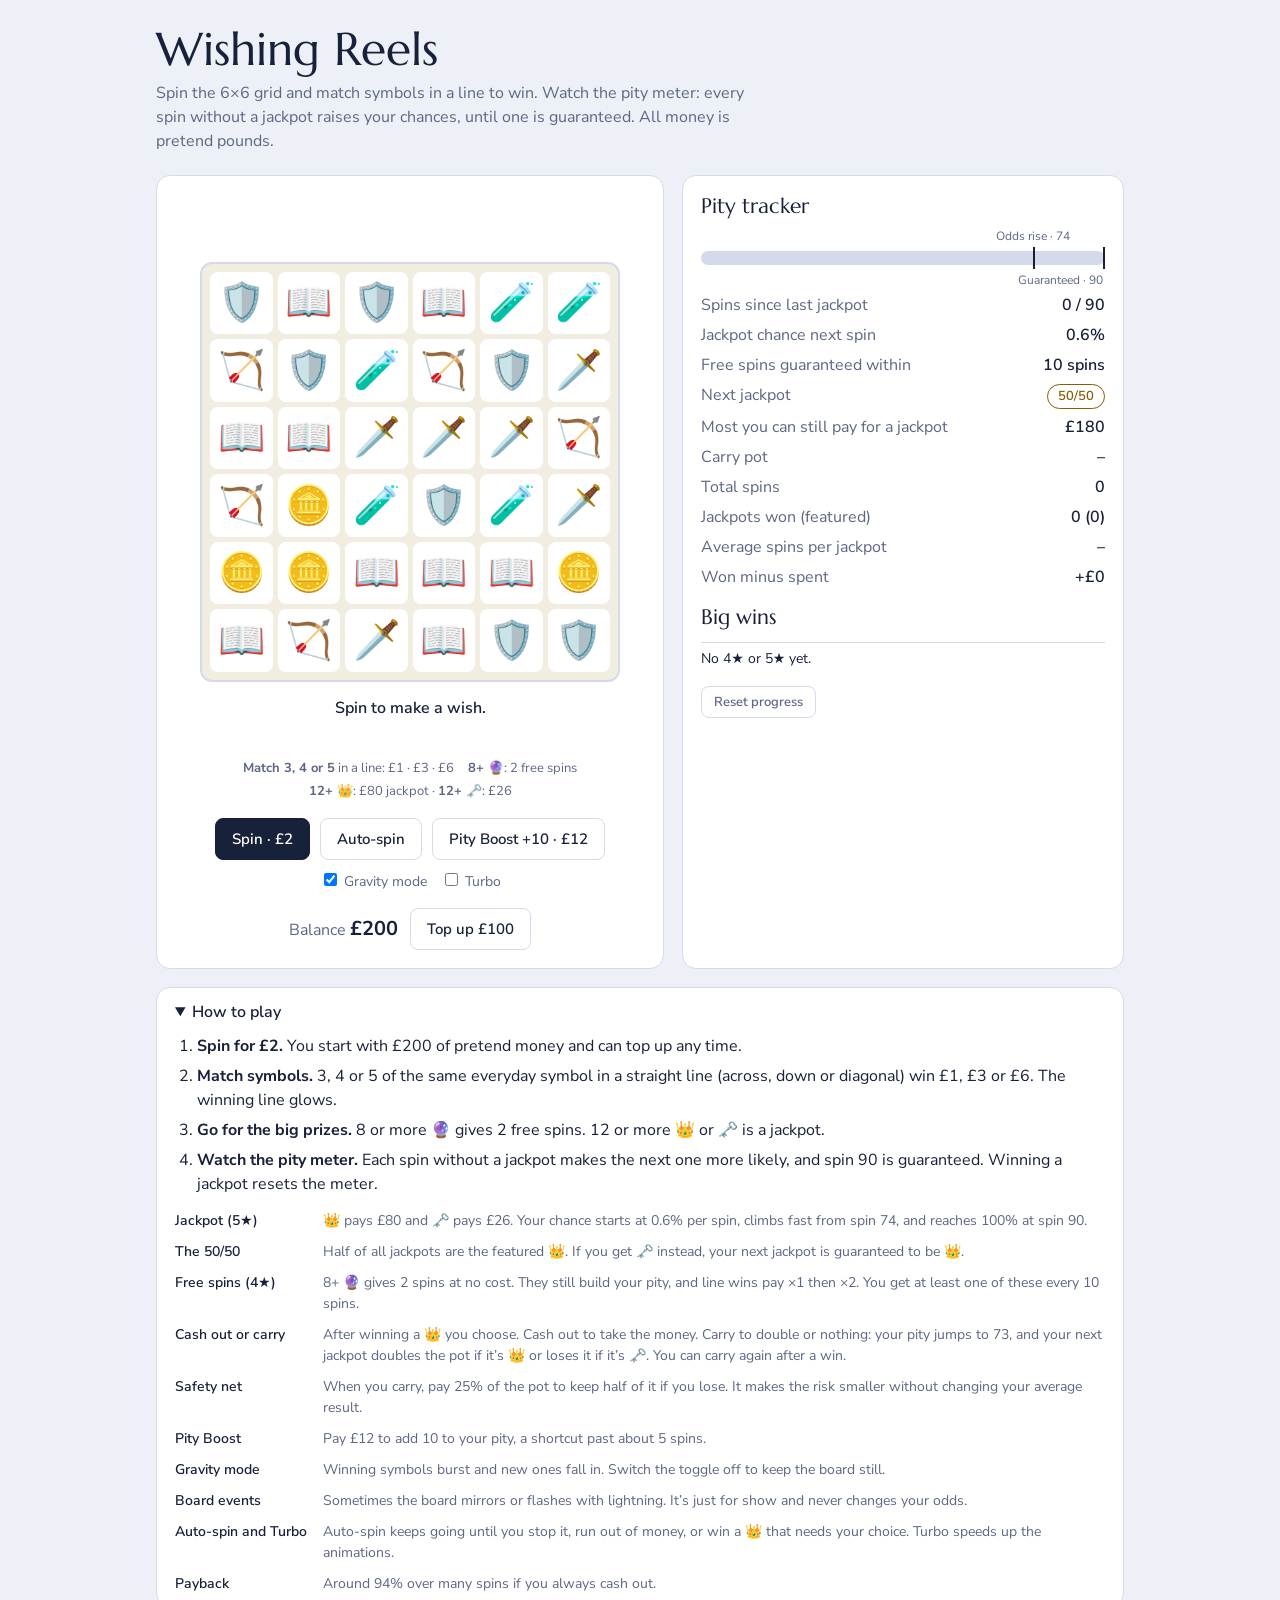
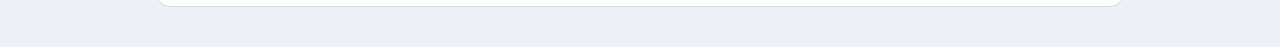
<file: Wishing Reels.html>
<!DOCTYPE html>
<html lang="en">
<head>
<meta charset="UTF-8">
<meta name="viewport" content="width=device-width, initial-scale=1, viewport-fit=cover">
<title>Wishing Reels</title>
<link rel="preconnect" href="https://fonts.googleapis.com">
<link rel="preconnect" href="https://fonts.gstatic.com" crossorigin>
<link href="https://fonts.googleapis.com/css2?family=Marcellus&family=Nunito+Sans:wght@400;600;800&display=swap" rel="stylesheet">
<style>
:root{--bg:#eef0f7;--panel:#fff;--ink:#18213a;--muted:#5d6784;--line:#d5daea;--gold:#8a5d00;--jade:#0d7a63;--violet:#6b3fc2;--reel:#f1ede0;--btnbg:#18213a;--btntxt:#fff;
box-sizing:border-box;padding-top:env(safe-area-inset-top,0px);padding-bottom:env(safe-area-inset-bottom,0px)}
@media (prefers-color-scheme:dark){:root:not([data-theme="light"]){--bg:#0e1730;--panel:#16223f;--ink:#eaeefb;--muted:#9aa6c9;--line:#2a3860;--gold:#f2d58a;--jade:#6fd0b5;--violet:#b99cf5;--reel:#0b1226;--btnbg:#f2d58a;--btntxt:#1a1405}}
:root[data-theme="dark"]{--bg:#0e1730;--panel:#16223f;--ink:#eaeefb;--muted:#9aa6c9;--line:#2a3860;--gold:#f2d58a;--jade:#6fd0b5;--violet:#b99cf5;--reel:#0b1226;--btnbg:#f2d58a;--btntxt:#1a1405}
html{scroll-padding-top:env(safe-area-inset-top,0px)}
*{box-sizing:border-box}
body{margin:0;background:var(--bg);color:var(--ink);font:400 16px/1.5 "Nunito Sans",system-ui,sans-serif}
.wrap{max-width:1000px;margin:0 auto;padding:24px 16px 40px}
h1{font:400 clamp(30px,6vw,46px)/1.1 Marcellus,Georgia,serif;margin:0 0 6px}
.sub{margin:0 0 22px;color:var(--muted);max-width:62ch}
.grid{display:grid;grid-template-columns:1.15fr 1fr;gap:18px}
@media(max-width:780px){.grid{grid-template-columns:1fr}}
.machine,.panel{background:var(--panel);border:1px solid var(--line);border-radius:14px;padding:18px}
.machine{text-align:center;transition:box-shadow .3s}
.machine.win5{box-shadow:0 0 0 2px var(--gold),0 0 36px color-mix(in srgb,var(--gold) 50%,transparent)}
.machine.win4{box-shadow:0 0 0 2px var(--violet),0 0 28px color-mix(in srgb,var(--violet) 40%,transparent)}
.board{display:grid;grid-template-columns:repeat(6,1fr);gap:5px;max-width:420px;margin:4px auto 14px;padding:8px;background:var(--reel);border:2px solid var(--line);border-radius:12px}
.board.flip{animation:flip .7s}
.cell{aspect-ratio:1;display:grid;place-items:center;font-size:clamp(22px,7vw,38px);background:var(--panel);border-radius:8px}
.cell.spin{filter:blur(1.2px)}
.cell.hit{outline:3px solid var(--gold);background:color-mix(in srgb,var(--gold) 25%,var(--panel));animation:pulse .5s 2}
.cell.pop{animation:pop .45s forwards}
.cell.drop{animation:drop .5s both}
.cell.zap{background:var(--gold);transition:background .2s}
@keyframes pop{to{transform:scale(1.6);opacity:0}}
@keyframes drop{from{transform:translateY(-140%);opacity:0}to{transform:none;opacity:1}}
@keyframes pulse{50%{transform:scale(1.12)}}
@keyframes flip{50%{transform:scaleX(-1)}}
.status{min-height:3.2em;margin:0 0 12px;font-weight:600}
.legend{display:flex;flex-wrap:wrap;gap:4px 14px;justify-content:center;font-size:13px;color:var(--muted);margin:0 0 16px}
.controls{display:flex;gap:10px;justify-content:center;flex-wrap:wrap;margin-bottom:10px}
.opts{display:flex;gap:14px;justify-content:center;align-items:center;flex-wrap:wrap;font-size:14px;color:var(--muted)}
button{font:600 15px "Nunito Sans",sans-serif;cursor:pointer;border-radius:8px;padding:10px 16px;border:1px solid var(--line);background:transparent;color:var(--ink)}
button.go{background:var(--btnbg);color:var(--btntxt);border-color:var(--btnbg)}
button:disabled{opacity:.45;cursor:not-allowed}
button:focus-visible,input:focus-visible{outline:3px solid var(--violet);outline-offset:2px}
.purse{margin-top:16px;display:flex;gap:12px;justify-content:center;align-items:center;flex-wrap:wrap;color:var(--muted)}
.purse b{color:var(--ink);font-size:20px;font-variant-numeric:tabular-nums}
h2{font:400 21px/1.2 Marcellus,Georgia,serif;margin:0 0 12px}
.meter{position:relative;height:14px;border-radius:7px;background:var(--line);margin:32px 0 28px}
.fill{height:100%;width:0;border-radius:7px;background:linear-gradient(90deg,var(--jade),var(--gold));transition:width .4s}
.tick{position:absolute;top:-4px;width:2px;height:22px;background:var(--ink)}
.tick span{position:absolute;top:24px;font-size:12px;color:var(--muted);white-space:nowrap;transform:translateX(-50%)}
.rows{display:grid;grid-template-columns:1fr auto;gap:6px 12px;margin:0 0 16px;font-variant-numeric:tabular-nums}
.rows dt{color:var(--muted)}.rows dd{margin:0;text-align:right;font-weight:600}
.badge{display:inline-block;padding:2px 10px;border-radius:99px;border:1px solid var(--gold);color:var(--gold);font-size:13px;font-weight:600}
.hist{list-style:none;margin:0;padding:0;max-height:170px;overflow-y:auto;font-size:14px}
.hist li{padding:5px 0;border-top:1px solid var(--line)}
.t5{color:var(--gold);font-weight:800}.t4{color:var(--violet);font-weight:800}
details{margin-top:18px;background:var(--panel);border:1px solid var(--line);border-radius:14px;padding:12px 18px}
summary{cursor:pointer;font-weight:600}
.tw{overflow-x:auto}table{border-collapse:collapse;width:100%;font-size:14px;margin-top:10px}
th,td{text-align:left;padding:6px 10px;border-top:1px solid var(--line)}
.fine{color:var(--muted);font-size:13px;margin:10px 0 0}
.reset{margin-top:12px;font-size:13px;padding:6px 12px;color:var(--muted)}
.decide{margin:0 0 14px;padding:12px;border:1px solid var(--gold);border-radius:10px;text-align:left}
.decide[hidden]{display:none}.decide p{margin:0 0 10px}.decide .row{display:flex;gap:10px;flex-wrap:wrap}
.decide label{display:block;margin:0 0 10px;font-size:14px}
.banner{min-height:1.4em;font-weight:800;color:var(--violet)}
.winamt{min-height:1.6em;font:400 26px/1.2 Marcellus,Georgia,serif;color:var(--gold)}
.winamt.on{animation:pulse .5s 2}
@media(prefers-reduced-motion:reduce){.fill,.machine{transition:none}.cell,.board{animation:none!important}}
.steps{padding-left:22px;margin:10px 0 14px}.steps li{margin:0 0 6px}
.gloss{display:grid;grid-template-columns:minmax(120px,max-content) 1fr;gap:10px 16px;font-size:14px;margin:0}.gloss dt{font-weight:600}.gloss dd{margin:0;color:var(--muted)}
@media(max-width:560px){.gloss{grid-template-columns:1fr;gap:2px}.gloss dd{margin-bottom:10px}}
</style>
</head>
<body>
<main class="wrap">
<h1>Wishing Reels</h1>
<p class="sub">Spin the 6×6 grid and match symbols in a line to win. Watch the pity meter: every spin without a jackpot raises your chances, until one is guaranteed. All money is pretend pounds.</p>
<section class="grid">
<div class="machine" id="machine">
<div class="banner" id="banner"></div><div class="winamt" id="winamt" aria-live="polite"></div>
<div class="board" id="board" role="img" aria-label="Six by six slot grid"></div>
<p class="status" id="status" aria-live="polite">Spin to make a wish.</p>
<p class="legend"><span><b>Match 3, 4 or 5</b> in a line: £1 · £3 · £6</span><span><b>8+ 🔮</b>: 2 free spins</span><span><b>12+ 👑</b>: £80 jackpot · <b>12+ 🗝️</b>: £26</span></p>
<div class="decide" id="decide" hidden></div>
<div class="controls"><button class="go" id="b1">Spin · £2</button><button id="auto">Auto-spin</button><button id="boost">Pity Boost +10 · £12</button></div>
<div class="opts"><label><input type="checkbox" id="grav" checked> Gravity mode</label><label><input type="checkbox" id="turbo"> Turbo</label></div>
<div class="purse"><span>Balance <b id="gems">£0</b></span><button id="top">Top up £100</button></div>
</div>
<aside class="panel">
<h2>Pity tracker</h2>
<div class="meter" aria-hidden="true"><div class="fill" id="fill"></div><div class="tick" style="left:calc(74/90*100%)"><span style="top:-20px">Odds rise · 74</span></div><div class="tick" style="right:0"><span style="transform:translateX(-100%)">Guaranteed · 90</span></div></div>
<dl class="rows">
<dt>Spins since last jackpot</dt><dd id="p5">0 / 90</dd>
<dt>Jackpot chance next spin</dt><dd id="r5">0.6%</dd>
<dt>Free spins guaranteed within</dt><dd id="p4">10 spins</dd>
<dt>Next jackpot</dt><dd id="g"><span class="badge">50/50</span></dd>
<dt>Most you can still pay for a jackpot</dt><dd id="ceil">£180</dd>
<dt>Carry pot</dt><dd id="pot">–</dd>
<dt>Total spins</dt><dd id="sp">0</dd>
<dt>Jackpots won (featured)</dt><dd id="f5">0 (0)</dd>
<dt>Average spins per jackpot</dt><dd id="avg">–</dd>
<dt>Won minus spent</dt><dd id="net">£0</dd>
</dl>
<h2>Big wins</h2>
<ul class="hist" id="hist"><li>No 4★ or 5★ yet.</li></ul>
<button class="reset" id="reset">Reset progress</button>
</aside>
</section>
<details open><summary>How to play</summary>
<ol class="steps">
<li><b>Spin for £2.</b> You start with £200 of pretend money and can top up any time.</li>
<li><b>Match symbols.</b> 3, 4 or 5 of the same everyday symbol in a straight line (across, down or diagonal) win £1, £3 or £6. The winning line glows.</li>
<li><b>Go for the big prizes.</b> 8 or more 🔮 gives 2 free spins. 12 or more 👑 or 🗝️ is a jackpot.</li>
<li><b>Watch the pity meter.</b> Each spin without a jackpot makes the next one more likely, and spin 90 is guaranteed. Winning a jackpot resets the meter.</li>
</ol>
<dl class="gloss">
<dt>Jackpot (5★)</dt><dd>👑 pays £80 and 🗝️ pays £26. Your chance starts at 0.6% per spin, climbs fast from spin 74, and reaches 100% at spin 90.</dd>
<dt>The 50/50</dt><dd>Half of all jackpots are the featured 👑. If you get 🗝️ instead, your next jackpot is guaranteed to be 👑.</dd>
<dt>Free spins (4★)</dt><dd>8+ 🔮 gives 2 spins at no cost. They still build your pity, and line wins pay ×1 then ×2. You get at least one of these every 10 spins.</dd>
<dt>Cash out or carry</dt><dd>After winning a 👑 you choose. Cash out to take the money. Carry to double or nothing: your pity jumps to 73, and your next jackpot doubles the pot if it’s 👑 or loses it if it’s 🗝️. You can carry again after a win.</dd>
<dt>Safety net</dt><dd>When you carry, pay 25% of the pot to keep half of it if you lose. It makes the risk smaller without changing your average result.</dd>
<dt>Pity Boost</dt><dd>Pay £12 to add 10 to your pity, a shortcut past about 5 spins.</dd>
<dt>Gravity mode</dt><dd>Winning symbols burst and new ones fall in. Switch the toggle off to keep the board still.</dd>
<dt>Board events</dt><dd>Sometimes the board mirrors or flashes with lightning. It’s just for show and never changes your odds.</dd>
<dt>Auto-spin and Turbo</dt><dd>Auto-spin keeps going until you stop it, run out of money, or win a 👑 that needs your choice. Turbo speeds up the animations.</dd>
<dt>Payback</dt><dd>Around 94% over many spins if you always cash out.</dd>
</dl>
</details>
</main>
<script>
const STAKE=2,PAY={s:26,f:80},LINE={3:1,4:3,5:6},KEY="wishingReelsV4",$=id=>document.getElementById(id);
const gbp=x=>"£"+x.toLocaleString("en-GB",{minimumFractionDigits:x%1?2:0,maximumFractionDigits:2});
const COMMON=["🗡️","🛡️","🏹","📖","🪙","🧪"],ALL=[...COMMON,"🔮","👑","🗝️"],rnd=n=>Math.random()*n|0;
const fresh=()=>({cash:200,p5:0,p4:0,guar:false,spins:0,fives:0,feat:0,sum:0,log:[],pot:0,pend:0,won:0,spent:0,ins:false});
let S;try{S=JSON.parse(localStorage.getItem(KEY))||fresh()}catch(e){S=fresh()}
const save=()=>{try{localStorage.setItem(KEY,JSON.stringify(S))}catch(e){}};
const reduce=matchMedia("(prefers-reduced-motion: reduce)").matches;
const sleep=ms=>new Promise(r=>setTimeout(r,reduce?0:ms*($("turbo").checked?0.25:1)));
let busy=false,auto=false;
const board=$("board");
for(let i=0;i<36;i++){const d=document.createElement("div");d.className="cell";d.textContent=COMMON[rnd(6)];board.appendChild(d)}
const cells=[...board.children];

function rate5(n){return n>=90?1:n>=74?0.006+0.06*(n-73):0.006}
const pct=x=>(x*100).toFixed(1)+"%";

function pull(){
  S.p5++;S.p4++;S.spins++;
  const n=S.p5;
  if(Math.random()<rate5(n)){
    const feat=S.guar||Math.random()<0.5;
    S.guar=!feat;S.fives++;S.sum+=n;if(feat)S.feat++;S.p5=0;
    const r={t:5,f:feat,n,s:S.spins};S.log.push(r);return r;
  }
  if(S.p4>=10||Math.random()<0.051){S.p4=0;const r={t:4,s:S.spins};S.log.push(r);return r}
  return {t:3,s:S.spins};
}

const DIRS={"horizontal":[0,1],"vertical":[1,0],"diagonal ↘":[1,1],"diagonal ↗":[-1,1]};
function run(g,i,d){const s=g[i],r=i/6|0,c=i%6;let n=1;for(const k of [1,-1]){let a=r+d[0]*k,b=c+d[1]*k;while(a>=0&&a<6&&b>=0&&b<6&&g[a*6+b]===s){n++;a+=d[0]*k;b+=d[1]*k}}return n}
function rollLine(){const x=Math.random();return x<.02?5:x<.09?4:x<.30?3:0}
function deal(r,L){
  const g=Array(36).fill(null);let win=[],sym="",nm="";
  if(r.t>=4){
    const main=r.t===5?(r.f?"👑":"🗝️"):"🔮",cnt=r.t===5?12+rnd(5):8+rnd(3);
    win=[...g.keys()].sort(()=>Math.random()-.5).slice(0,cnt);win.forEach(i=>g[i]=main);
  }else if(L){
    const names=Object.keys(DIRS);sym=COMMON[rnd(6)];
    for(let t=0;t<60&&!win.length;t++){
      nm=names[rnd(4)];const d=DIRS[nm],r0=rnd(6),c0=rnd(6),r1=r0+d[0]*(L-1),c1=c0+d[1]*(L-1);
      if(r1<0||r1>5||c1<0||c1>5)continue;
      win=[...Array(L).keys()].map(i=>(r0+d[0]*i)*6+c0+d[1]*i);
    }
    if(!win.length){nm="horizontal";win=[...Array(L).keys()]}
    win.forEach(i=>g[i]=sym);
  }
  for(let i=0;i<36;i++)if(!g[i]){
    const o=COMMON.slice().sort(()=>Math.random()-.5);
    g[i]=o.find(s=>{g[i]=s;return Object.values(DIRS).every(d=>run(g,i,d)<3)})||o[0];
  }
  return {g,win:new Set(win),sym,nm};
}

async function animate(f){
  cells.forEach(e=>e.classList.add("spin"));
  const tm=[0,1,2,3,4,5].map(c=>setInterval(()=>{for(let r=0;r<6;r++)cells[r*6+c].textContent=ALL[rnd(9)]},70));
  for(let c=0;c<6;c++){
    await sleep(reduce?0:350+c*230);clearInterval(tm[c]);
    for(let r=0;r<6;r++){const e=cells[r*6+c];e.classList.remove("spin");e.textContent=f.g[r*6+c]}
  }
}

async function effects(f){
  let ev="";
  if(Math.random()<0.35){
    if(!f.win.size&&Math.random()<0.5){
      board.classList.add("flip");await sleep(reduce?0:350);
      for(let r=0;r<6;r++){const row=f.g.slice(r*6,r*6+6).reverse();row.forEach((s,c)=>{f.g[r*6+c]=s;cells[r*6+c].textContent=s})}
      f.win=new Set([...f.win].map(i=>(i/6|0)*6+5-i%6));
      await sleep(reduce?0:350);board.classList.remove("flip");ev="Switch event: the board mirrored.";
    }else{
      const z=[...cells.keys()].sort(()=>Math.random()-.5).slice(0,9);
      z.forEach(i=>cells[i].classList.add("zap"));await sleep(reduce?0:450);
      z.forEach(i=>cells[i].classList.remove("zap"));ev="Lightning event: just for show.";
    }
  }
  if(f.win.size){
    f.win.forEach(i=>cells[i].classList.add("hit"));await sleep(reduce?0:1600);
    if($("grav").checked){
      f.win.forEach(i=>{cells[i].classList.remove("hit");cells[i].classList.add("pop")});await sleep(reduce?0:450);
      const cols=new Set();
      f.win.forEach(i=>{cols.add(i%6);cells[i].classList.remove("pop");cells[i].textContent=COMMON[rnd(6)]});
      cols.forEach(c=>{for(let r=0;r<6;r++){const e=cells[r*6+c];e.style.animationDelay=(r*45)+"ms";e.classList.add("drop")}});
      await sleep(reduce?0:700);
      cells.forEach(e=>{e.classList.remove("drop");e.style.animationDelay=""});
      ev+=(ev?" ":"")+"Gravity: "+f.win.size+" symbols burst and fell away.";
    }else f.win.forEach(i=>cells[i].classList.remove("hit"));
  }
  return ev;
}

async function round(free,mult){
  const r=pull(),L=r.t===3?rollLine():0,f=deal(r,L);
  await animate(f);
  const ev=await effects(f);
  let note="",win=0;
  if(r.t===4)note=free?"4★ scatter, no retrigger.":"8+ 🔮 trigger 2 free spins!";
  else if(r.t===3&&L){win=LINE[L]*mult;note="Line of "+L+" "+f.sym+" ("+f.nm+") pays "+gbp(win)+(mult>1?" (×"+mult+")":"")+"."}
  else if(r.t===3)note="No line. Pity is "+S.p5+" of 90.";
  else if(r.f){
    const P=S.pot?S.pot*2:PAY.f;S.pot=0;S.ins=false;S.pend=P;
    note="Featured 5★ on spin "+r.n+(r.n>=74?" (soft pity helped)":"")+". "+(P>PAY.f?"Your carried pot doubled to "+gbp(P)+".":"You won the 50/50.");
  }else if(S.pot){
    if(S.ins){const b=S.pot/2;win=b;note="Standard 5★ on spin "+r.n+". Your safety net saved "+gbp(b)+" of the "+gbp(S.pot)+" pot."}
    else note="Standard 5★ on spin "+r.n+". The carried pot of "+gbp(S.pot)+" is lost.";
    note+=" Your next 5★ is guaranteed featured.";S.pot=0;S.ins=false;
  }else{win=PAY.s;note="Standard 5★ on spin "+r.n+" pays "+gbp(PAY.s)+". You lost the 50/50, so your next 5★ is guaranteed featured."}
  S.cash+=win;S.won+=win;
  const w=$("winamt");w.textContent=win?"Win "+gbp(win):"";w.classList.remove("on");void w.offsetWidth;if(win)w.classList.add("on");
  return {r,note:note+(ev?" "+ev:"")};
}

async function spin(){
  if(busy)return;
  if(S.pend||S.cash<STAKE){$("status").textContent=S.pend?"Choose cash out or carry first.":"Not enough money. Top up to keep wishing.";return}
  busy=true;setButtons();
  const m=$("machine");m.classList.remove("win4","win5");
  $("status").textContent="Spinning…";$("winamt").textContent="";
  S.cash-=STAKE;S.spent+=STAKE;
  let o=await round(false,1),top=o.r;const notes=[o.note];
  if(o.r.t===4)for(let j=1;j<=2;j++){
    $("banner").textContent="Free spin "+j+" of 2 · line wins ×"+j;
    await sleep(700);o=await round(true,j);notes.push("Free spin "+j+": "+o.note);
    if(o.r.t>top.t)top=o.r;if(o.r.t===5)break;
  }
  $("banner").textContent="";
  $("status").textContent=notes.join(" ");
  if(top.t===5&&top.f)m.classList.add("win5");else if(top.t>=4)m.classList.add("win4");
  S.log=S.log.slice(-40);save();busy=false;render();
}

function setButtons(){
  const off=busy||S.pend>0;
  $("b1").disabled=off||S.cash<STAKE;$("auto").disabled=!auto&&(off||S.cash<STAKE);
  $("boost").disabled=off||S.cash<12||S.p5>=89;
}

function decide(carry){
  const P=S.pend;if(!P)return;S.pend=0;
  if(carry){
    const ins=$("ins")&&$("ins").checked&&S.cash>=P*0.25;
    if(ins){S.cash-=P*0.25;S.spent+=P*0.25;S.ins=true}
    S.pot=P;S.p5=73;
    $("status").textContent="Carrying "+gbp(P)+(ins?" with a safety net":"")+". Pity jumps to 73, so your next spin has a 6.6% chance of a 5★. A featured 5★ doubles the pot and a standard one loses it.";
  }else{S.cash+=P;S.won+=P;$("status").textContent="Cashed out "+gbp(P)+"."}
  $("machine").classList.remove("win5","win4");save();render();
}

function render(){
  const next=S.p5+1;
  $("gems").textContent=gbp(S.cash);
  $("ceil").textContent=gbp((90-S.p5)*STAKE);
  $("pot").textContent=S.pot?gbp(S.pot)+(S.ins?" (insured)":""):"–";
  const n=S.won-S.spent;$("net").textContent=(n<0?"−":"+")+gbp(Math.abs(n));
  const d=$("decide"),was=!d.hidden;d.hidden=!S.pend;
  if(S.pend&&!was)d.innerHTML='<p><b>Prize: '+gbp(S.pend)+'.</b> Cash it, or carry it. Carrying drops pity to 73. Your next 5★ doubles the prize if it’s featured, and loses it if it’s a standard 5★.</p><label><input type="checkbox" id="ins"> Add a safety net for '+gbp(S.pend*0.25)+': keep half the pot if you bust</label><div class="row"><button class="go" onclick="decide(false)">Cash out '+gbp(S.pend)+'</button><button onclick="decide(true)">Carry for '+gbp(S.pend*2)+' or nothing</button></div>';
  $("fill").style.width=Math.min(S.p5/90*100,100)+"%";
  $("p5").textContent=S.p5+" / 90";
  $("r5").textContent=pct(rate5(next))+(next>=74?" (soft pity)":"");
  $("p4").textContent=(10-S.p4)+" spin"+(10-S.p4===1?"":"s");
  $("g").innerHTML=S.guar?'<span class="badge">Guaranteed featured</span>':'<span class="badge">50/50</span>';
  $("sp").textContent=S.spins;
  $("f5").textContent=S.fives+" ("+S.feat+")";
  $("avg").textContent=S.fives?(S.sum/S.fives).toFixed(1):"–";
  const h=S.log.slice(-12).reverse().map(r=>r.t===5
    ?'<li><span class="t5">5★ '+(r.f?"Featured":"Standard")+"</span> on spin "+r.s+" (pity "+r.n+")</li>"
    :'<li><span class="t4">4★</span> on spin '+r.s+"</li>").join("");
  $("hist").innerHTML=h||"<li>No 4★ or 5★ yet.</li>";
  setButtons();
}

$("b1").onclick=()=>spin(1);
$("auto").onclick=async()=>{
  if(auto){auto=false;return}
  auto=true;$("auto").textContent="Stop auto";
  while(auto&&!S.pend&&S.cash>=STAKE)await spin();
  auto=false;$("auto").textContent="Auto-spin";render();
};
$("boost").onclick=()=>{if(busy||S.pend||S.cash<12)return;S.cash-=12;S.spent+=12;S.p5=Math.min(89,S.p5+10);$("status").textContent="Pity Boost: pity is now "+S.p5+" of 90.";save();render()};
$("top").onclick=()=>{S.cash+=100;save();render()};
$("reset").onclick=()=>{if(busy)return;S=fresh();save();$("machine").classList.remove("win4","win5");$("status").textContent="Progress reset. Spin to make a wish.";cells.forEach(e=>e.textContent=COMMON[rnd(6)]);render()};
render();
</script>
</body>
</html>
</file>
